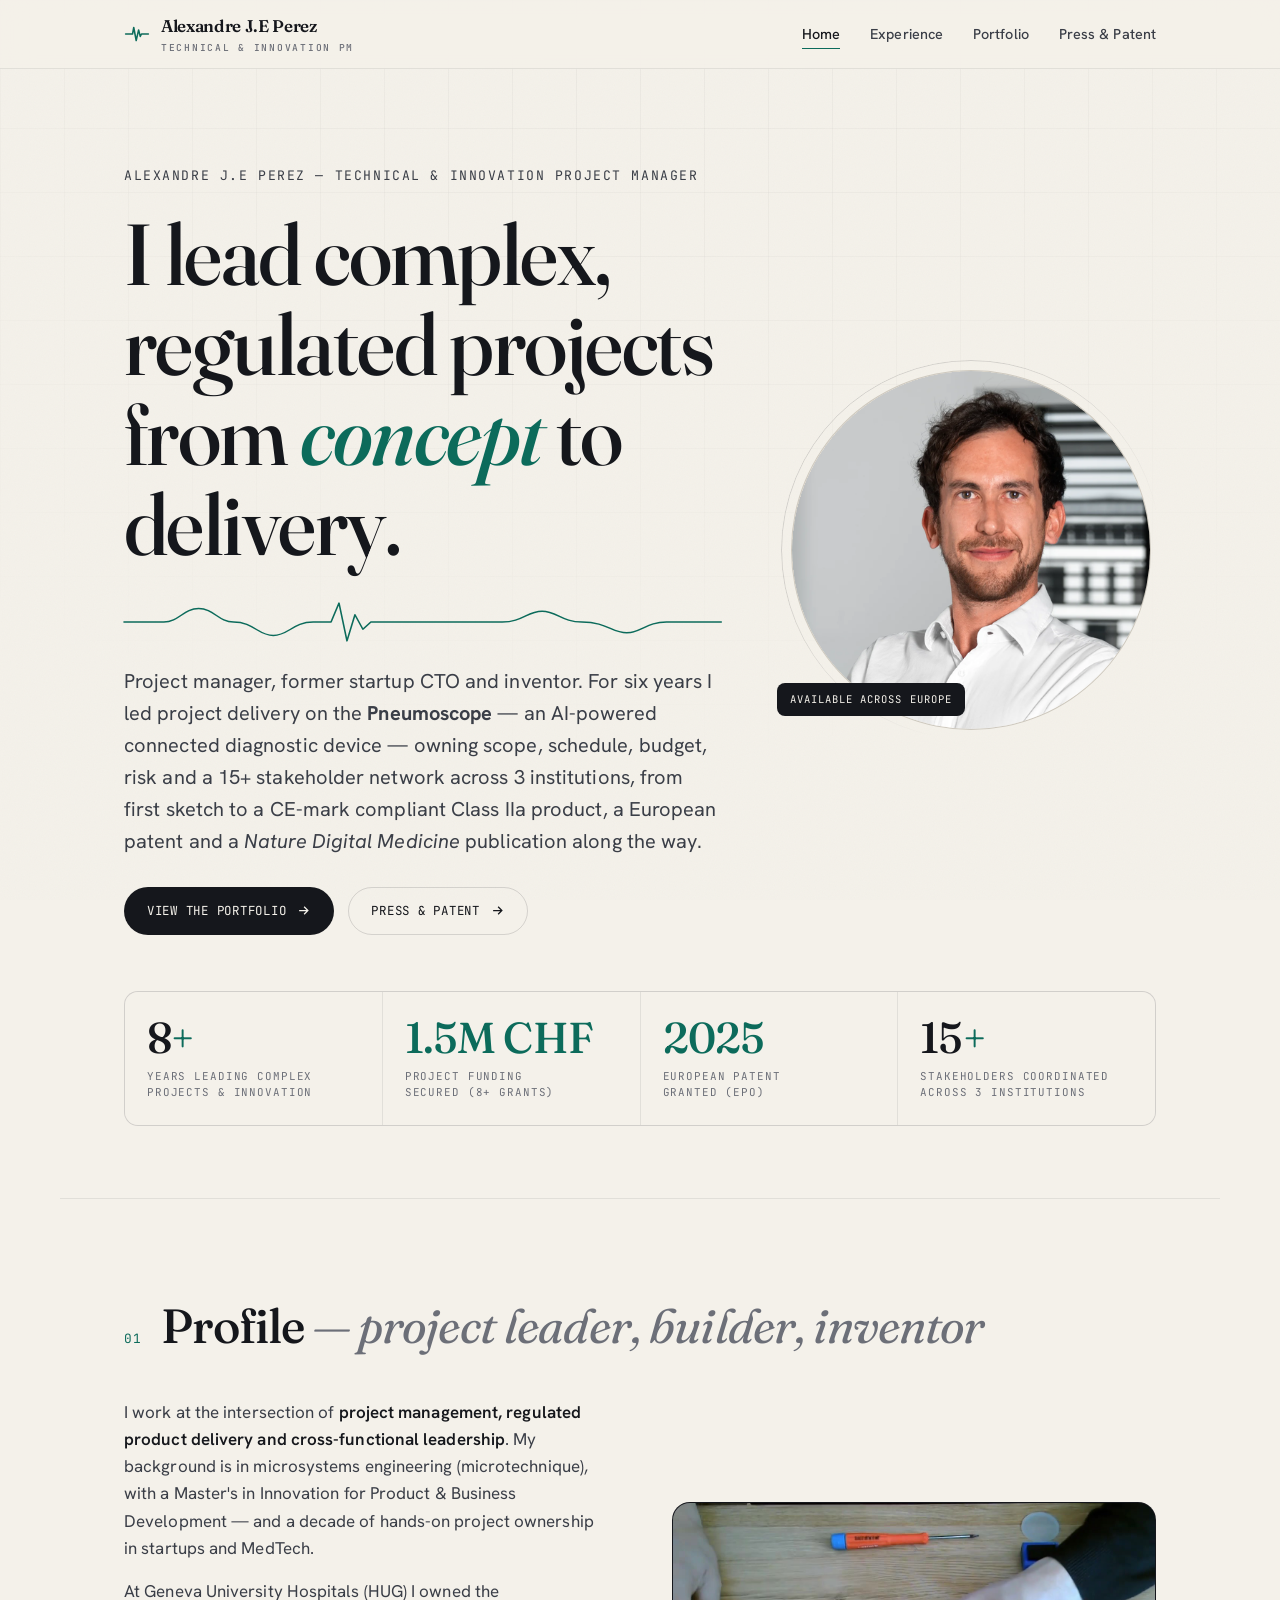
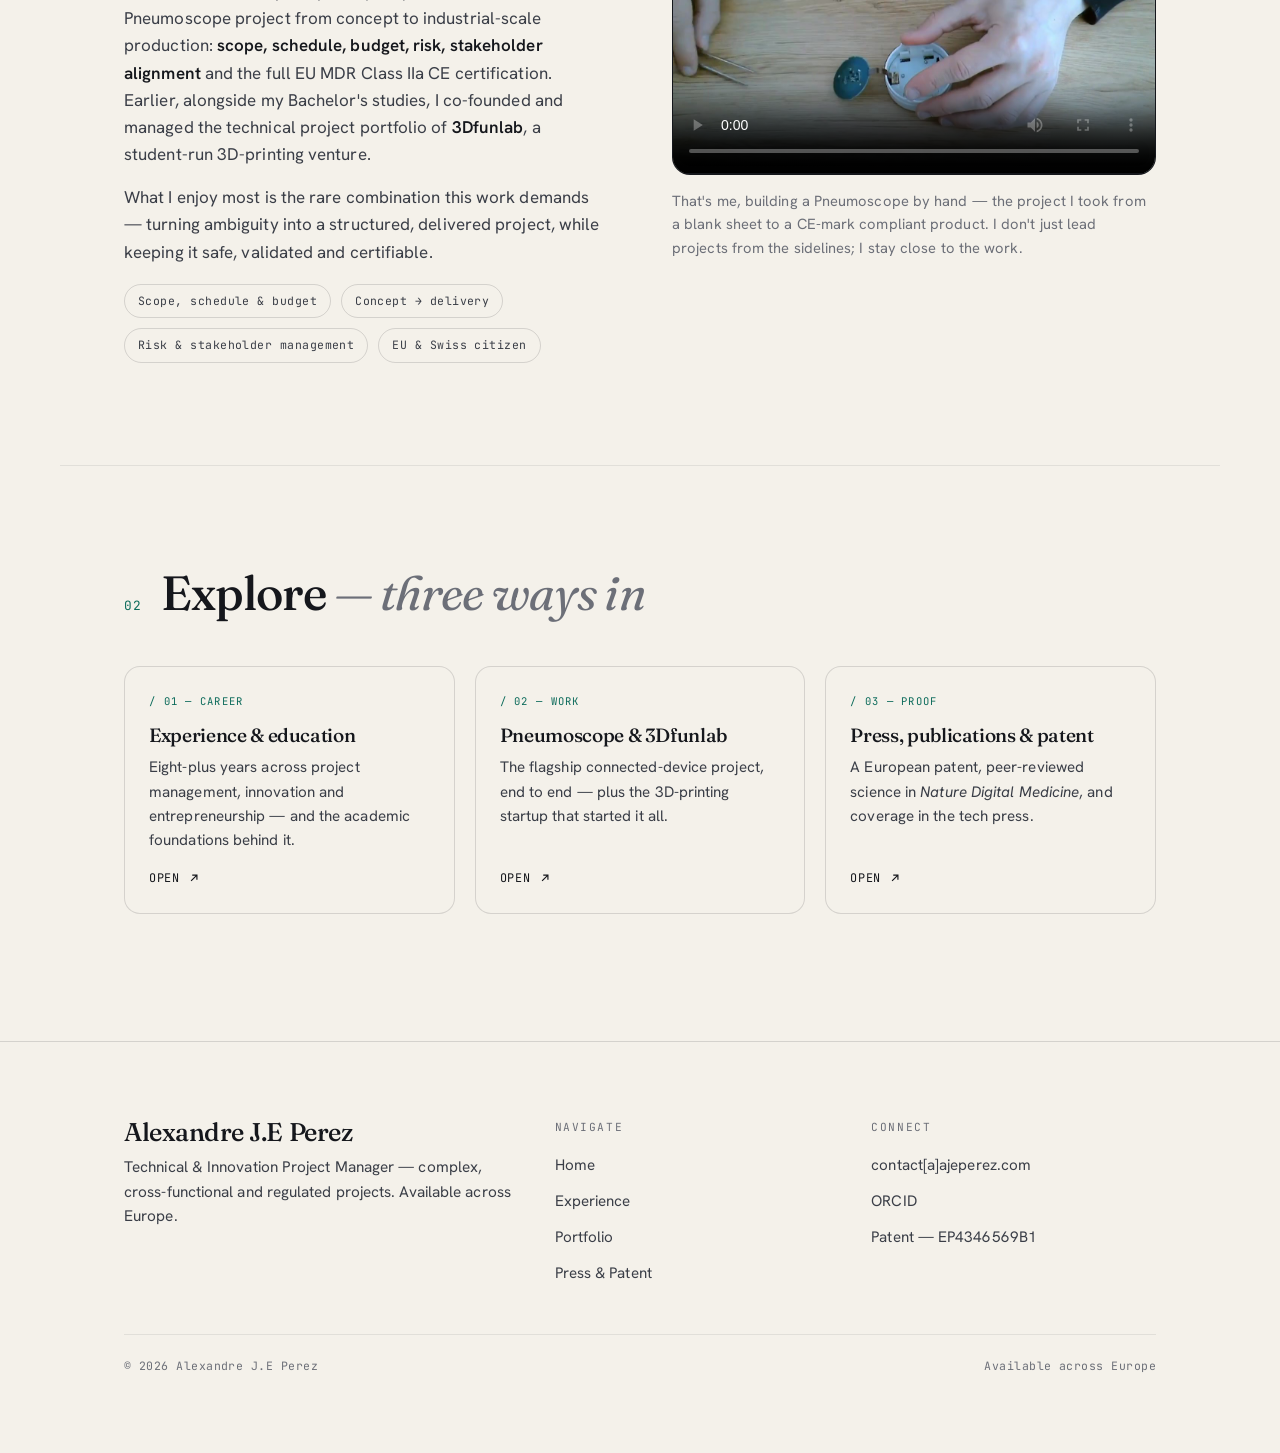
<file: index.html>
<!DOCTYPE html>
<html lang="en">
<head>
<meta charset="UTF-8" />
<meta name="viewport" content="width=device-width, initial-scale=1.0" />
<meta name="google-site-verification" content="-31vGXHYeUImx9YUoqMClb4hL9qNTQLB29gxYSEoE8c" />
<title>Alexandre J.E Perez — Technical & Innovation Project Manager, MedTech</title>
<meta name="description" content="Alexandre J.E Perez — Project Management & Innovation Leader. Leading complex, cross-functional and regulated projects from concept to delivery. Project lead of the Pneumoscope, an AI-powered connected diagnostic device." />
<link rel="icon" href="assets/favicon.svg" type="image/svg+xml" />
<link rel="stylesheet" href="assets/css/style.css" />
  <!-- SEO / social -->
  <link rel="canonical" href="https://ajeperez.com/" />
  <meta name="robots" content="index, follow, max-image-preview:large" />
  <meta property="og:type" content="website" />
  <meta property="og:site_name" content="Alexandre J.E Perez" />
  <meta property="og:locale" content="en_US" />
  <meta property="og:title" content="Alexandre J.E Perez — Technical &amp; Innovation Project Manager" />
  <meta property="og:description" content="Project Management &amp; Innovation Leader. Leading complex, cross-functional and regulated projects from concept to delivery. Project lead of the Pneumoscope, an AI-powered connected diagnostic device." />
  <meta property="og:url" content="https://ajeperez.com/" />
  <meta property="og:image" content="https://ajeperez.com/assets/img/og-image.png" />
  <meta property="og:image:width" content="1200" />
  <meta property="og:image:height" content="630" />
  <meta name="twitter:card" content="summary_large_image" />
  <meta name="twitter:title" content="Alexandre J.E Perez — Technical &amp; Innovation Project Manager" />
  <meta name="twitter:description" content="Project Management &amp; Innovation Leader. Leading complex, cross-functional and regulated projects from concept to delivery." />
  <meta name="twitter:image" content="https://ajeperez.com/assets/img/og-image.png" />
  <script type="application/ld+json">
  {"@context":"https://schema.org","@graph":[
    {"@type":"Person","name":"Alexandre J.E Perez","url":"https://ajeperez.com/","image":"https://ajeperez.com/assets/img/og-image.png","jobTitle":"Technical & Innovation Project Manager","description":"Technical and innovation project manager, microsystems engineer and former startup CTO — leading complex, cross-functional and regulated projects from concept to delivery.","address":{"@type":"PostalAddress","addressLocality":"Lausanne","addressCountry":"CH"},"knowsAbout":["Project Management","Cross-functional leadership","EU MDR","Connected medical devices","Risk & stakeholder management","Innovation & funding strategy"],"sameAs":["https://orcid.org/0000-0003-1454-4327"]},
    {"@type":"WebSite","name":"Alexandre J.E Perez","url":"https://ajeperez.com/"}
  ]}
  </script>
</head>
<body>

<header class="site-header">
  <nav class="nav wrap" aria-label="Primary">
    <a class="brand" href="index.html" aria-label="Alexandre J.E Perez — home">
      <svg class="mark" viewBox="0 0 32 32" aria-hidden="true"><path d="M2 16 H8 L10.5 16 L12 8 L15 24 L18 11 L20 19 L21.5 16 H30" fill="none" stroke="currentColor" stroke-width="1.9" stroke-linecap="round" stroke-linejoin="round"/></svg>
      <span>Alexandre J.E Perez<small>Technical &amp; Innovation PM</small></span>
    </a>
    <ul class="nav-links">
      <li><a href="index.html" class="active">Home</a></li>
      <li><a href="experience.html">Experience</a></li>
      <li><a href="portfolio.html">Portfolio</a></li>
      <li><a href="press.html">Press &amp; Patent</a></li>
    </ul>
    <button class="nav-toggle" aria-label="Menu" aria-expanded="false"><span></span><span></span><span></span></button>
  </nav>
</header>

<main>
  <!-- HERO -->
  <section class="hero wrap">
    <div class="hero-grid">
      <div class="hero-copy">
        <p class="role" data-load="1">Alexandre J.E Perez — Technical &amp; Innovation Project Manager</p>
        <h1 data-load="2">I lead complex, regulated projects from <em>concept</em> to delivery.</h1>
        <svg class="waveform" data-load="3" viewBox="0 0 600 60" preserveAspectRatio="none" aria-hidden="true">
          <path class="pulse" d="M0 30 C 20 30 30 30 40 30 C 55 30 60 15 75 15 C 90 15 95 30 110 30 C 130 30 135 45 150 45 C 165 45 170 30 190 30 L 208 30 L 216 9 L 224 51 L 232 22 L 240 38 L 248 30 L 380 30 C 400 30 405 18 420 18 C 435 18 440 30 460 30 C 485 30 490 42 505 42 C 520 42 525 30 545 30 L 600 30"/>
        </svg>
        <p class="lead" data-load="4">Project manager, former startup CTO and inventor. For six years I led project delivery on the <strong>Pneumoscope</strong> — an AI-powered connected diagnostic device — owning scope, schedule, budget, risk and a 15+ stakeholder network across 3 institutions, from first sketch to a CE-mark compliant Class&nbsp;IIa product, a European patent and a <em>Nature&nbsp;Digital&nbsp;Medicine</em> publication along the way.</p>
        <div class="hero-actions" data-load="5">
          <a class="btn btn-primary" href="portfolio.html">View the portfolio
            <svg viewBox="0 0 24 24" fill="none" stroke="currentColor" stroke-width="2"><path d="M5 12h14M13 6l6 6-6 6"/></svg></a>
          <a class="btn btn-ghost" href="press.html">Press &amp; Patent
            <svg viewBox="0 0 24 24" fill="none" stroke="currentColor" stroke-width="2"><path d="M5 12h14M13 6l6 6-6 6"/></svg></a>
        </div>
      </div>
      <div class="portrait" data-load="3">
        <img src="assets/img/portrait.png" alt="Portrait of Alexandre J.E Perez" width="500" height="500" />
        <span class="tag">Available across Europe</span>
      </div>
    </div>

    <div class="stats">
      <div class="stat" data-reveal data-delay="1"><div class="num">8<span>+</span></div><div class="lbl">Years leading complex<br>projects &amp; innovation</div></div>
      <div class="stat" data-reveal data-delay="2"><div class="num"><a href="https://www.hug.ch/centre-innovation/pneumoscope-stethoscope-numerique-intelligent" target="_blank" rel="noopener">1.5M <span>CHF</span></a></div><div class="lbl">Project funding<br>secured (8+ grants)</div></div>
      <div class="stat" data-reveal data-delay="3"><div class="num"><a href="https://patents.google.com/patent/EP4346569B1" target="_blank" rel="noopener">2025</a></div><div class="lbl">European patent<br>granted (EPO)</div></div>
      <div class="stat" data-reveal data-delay="4"><div class="num">15<span>+</span></div><div class="lbl">Stakeholders coordinated<br>across 3 institutions</div></div>
    </div>
  </section>

  <!-- ABOUT -->
  <section class="section wrap" id="about">
    <div class="section-head" data-reveal>
      <span class="idx">01</span>
      <h2>Profile<span class="sub"> — project leader, builder, inventor</span></h2>
    </div>
    <div class="split">
      <div class="prose" data-reveal>
        <p>I work at the intersection of <strong>project management, regulated product delivery and cross-functional leadership</strong>. My background is in microsystems engineering (microtechnique), with a Master's in Innovation for Product &amp; Business Development — and a decade of hands-on project ownership in startups and MedTech.</p>
        <p>At Geneva University Hospitals (HUG) I owned the Pneumoscope project from concept to industrial-scale production: <strong>scope, schedule, budget, risk, stakeholder alignment</strong> and the full EU&nbsp;MDR Class&nbsp;IIa CE certification. Earlier, alongside my Bachelor's studies, I co-founded and managed the technical project portfolio of <strong>3Dfunlab</strong>, a student-run 3D-printing venture.</p>
        <p>What I enjoy most is the rare combination this work demands — turning ambiguity into a structured, delivered project, while keeping it safe, validated and certifiable.</p>
        <div class="kpis">
          <span class="kpi">Scope, schedule &amp; budget</span>
          <span class="kpi">Concept → delivery</span>
          <span class="kpi">Risk &amp; stakeholder management</span>
          <span class="kpi">EU &amp; Swiss citizen</span>
        </div>
      </div>
      <div data-reveal data-delay="1">
        <div class="video video-local">
          <video controls preload="metadata" poster="assets/img/pneumoscope-build-poster.jpg" playsinline>
            <source src="assets/video/pneumoscope-building.mp4" type="video/mp4" />
            Your browser can't play this video. <a href="assets/video/pneumoscope-building.mp4">Download it</a>.
          </video>
        </div>
        <p class="lead" style="font-size:.92rem;margin-top:14px;color:var(--ink-soft)">That's me, building a Pneumoscope by hand — the project I took from a blank sheet to a CE-mark compliant product. I don't just lead projects from the sidelines; I stay close to the work.</p>
      </div>
    </div>
  </section>

  <!-- EXPLORE -->
  <section class="section wrap">
    <div class="section-head" data-reveal>
      <span class="idx">02</span>
      <h2>Explore<span class="sub"> — three ways in</span></h2>
    </div>
    <div class="grid grid-3">
      <a class="card" href="experience.html" data-reveal data-delay="1">
        <span class="kind">/ 01 — Career</span>
        <h3>Experience &amp; education</h3>
        <p>Eight-plus years across project management, innovation and entrepreneurship — and the academic foundations behind it.</p>
        <span class="open">Open<svg viewBox="0 0 24 24" fill="none" stroke="currentColor" stroke-width="2"><path d="M7 17L17 7M9 7h8v8"/></svg></span>
      </a>
      <a class="card" href="portfolio.html" data-reveal data-delay="2">
        <span class="kind">/ 02 — Work</span>
        <h3>Pneumoscope &amp; 3Dfunlab</h3>
        <p>The flagship connected-device project, end to end — plus the 3D-printing startup that started it all.</p>
        <span class="open">Open<svg viewBox="0 0 24 24" fill="none" stroke="currentColor" stroke-width="2"><path d="M7 17L17 7M9 7h8v8"/></svg></span>
      </a>
      <a class="card" href="press.html" data-reveal data-delay="3">
        <span class="kind">/ 03 — Proof</span>
        <h3>Press, publications &amp; patent</h3>
        <p>A European patent, peer-reviewed science in <em>Nature&nbsp;Digital&nbsp;Medicine</em>, and coverage in the tech press.</p>
        <span class="open">Open<svg viewBox="0 0 24 24" fill="none" stroke="currentColor" stroke-width="2"><path d="M7 17L17 7M9 7h8v8"/></svg></span>
      </a>
    </div>
  </section>
</main>

<footer class="site-footer">
  <div class="wrap">
    <div class="footer-grid">
      <div>
        <h4>Alexandre J.E Perez</h4>
        <p class="lead" style="font-size:.96rem;color:var(--ink-2)">Technical &amp; Innovation Project Manager — complex, cross-functional and regulated projects. Available across Europe.</p>
      </div>
      <div>
        <p class="col-title">Navigate</p>
        <ul>
          <li><a href="index.html">Home</a></li>
          <li><a href="experience.html">Experience</a></li>
          <li><a href="portfolio.html">Portfolio</a></li>
          <li><a href="press.html">Press &amp; Patent</a></li>
        </ul>
      </div>
      <div>
        <p class="col-title">Connect</p>
        <ul>
          <li><a href="index.html">contact[a]ajeperez.com</a></li>
          <li><a href="https://orcid.org/0000-0003-1454-4327" target="_blank" rel="noopener">ORCID</a></li>
          <li><a href="https://patents.google.com/patent/EP4346569B1" target="_blank" rel="noopener">Patent — EP4346569B1</a></li>
        </ul>
      </div>
    </div>
    <div class="footer-bottom">
      <span>© <span data-year>2026</span> Alexandre J.E Perez</span>
      <span>Available across Europe</span>
    </div>
  </div>
</footer>

<script src="assets/js/main.js"></script>
    <!-- Analytics: GoatCounter (privacy-friendly, cookieless). Replace "ajeperez" with your GoatCounter code if you choose a different one. -->
    <script data-goatcounter="https://ajeperez.goatcounter.com/count" async src="//gc.zgo.at/count.js"></script>
  </body>
</html>
</file>
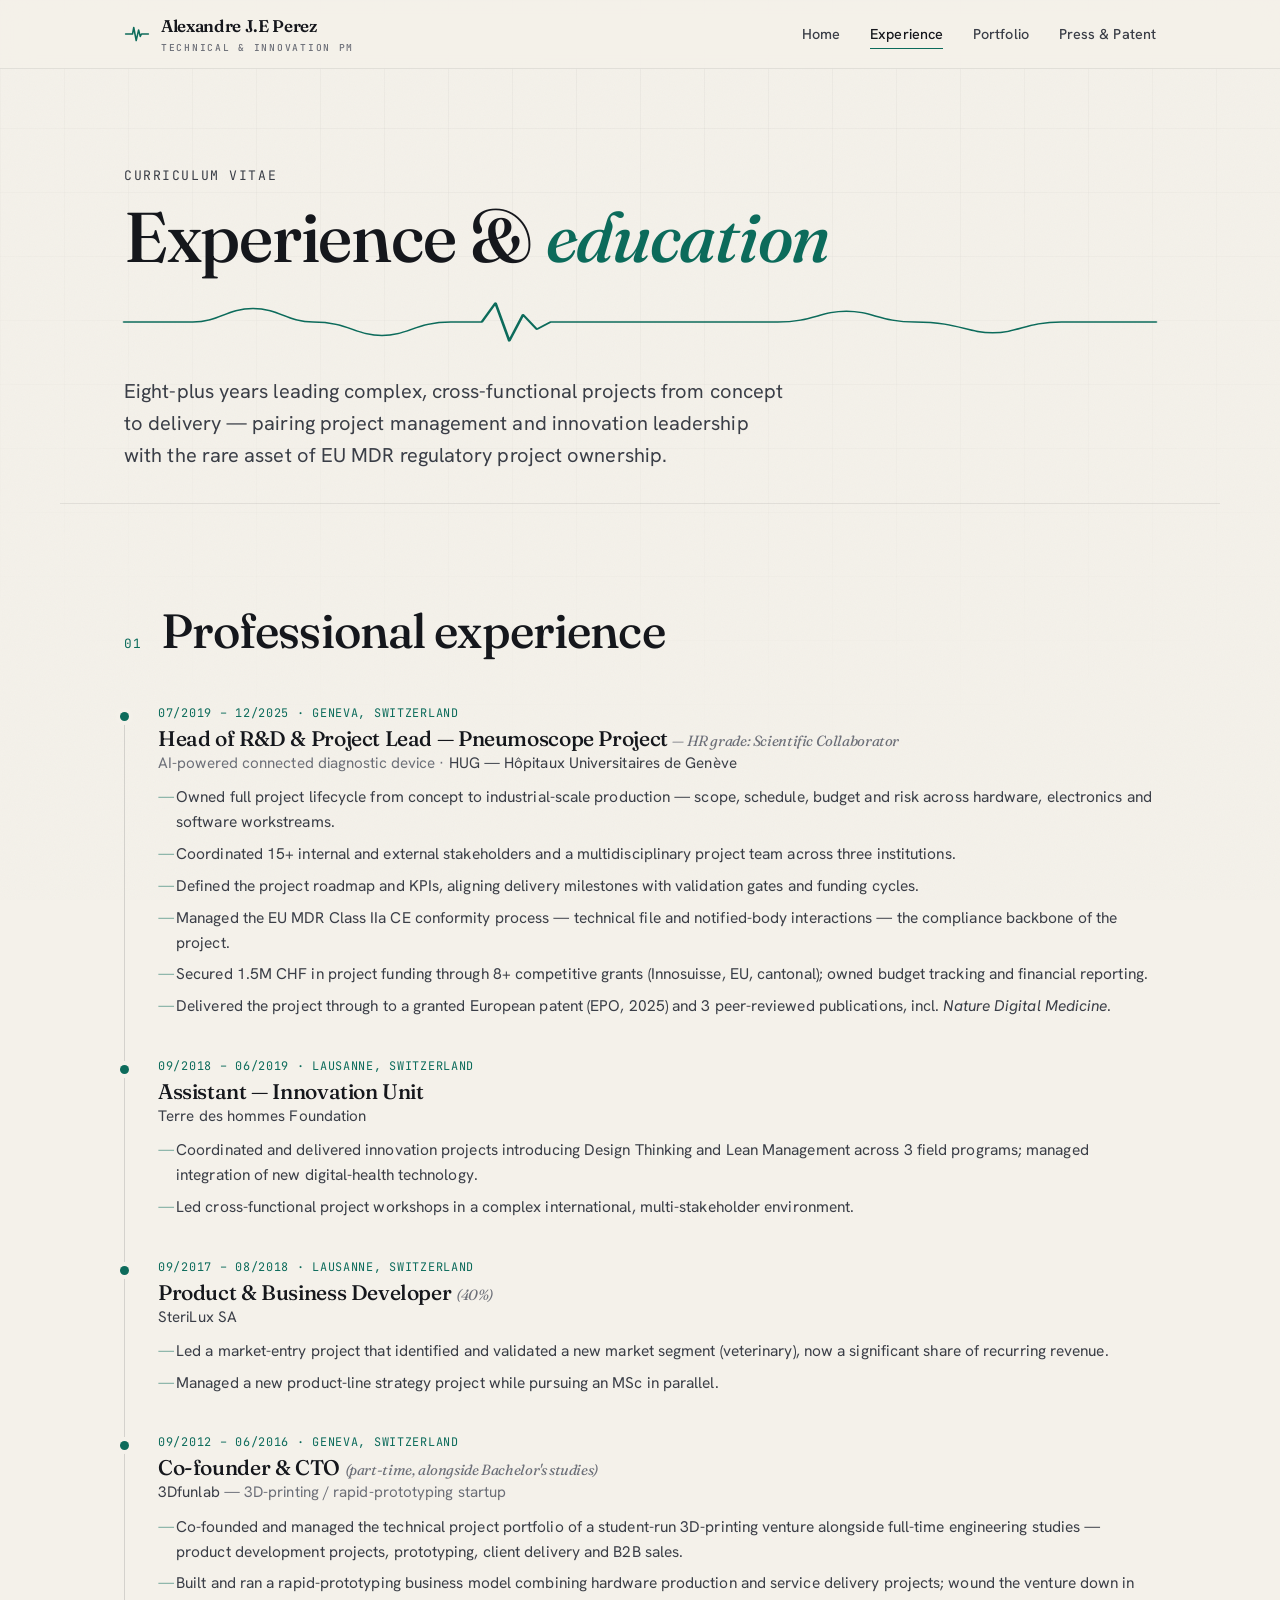
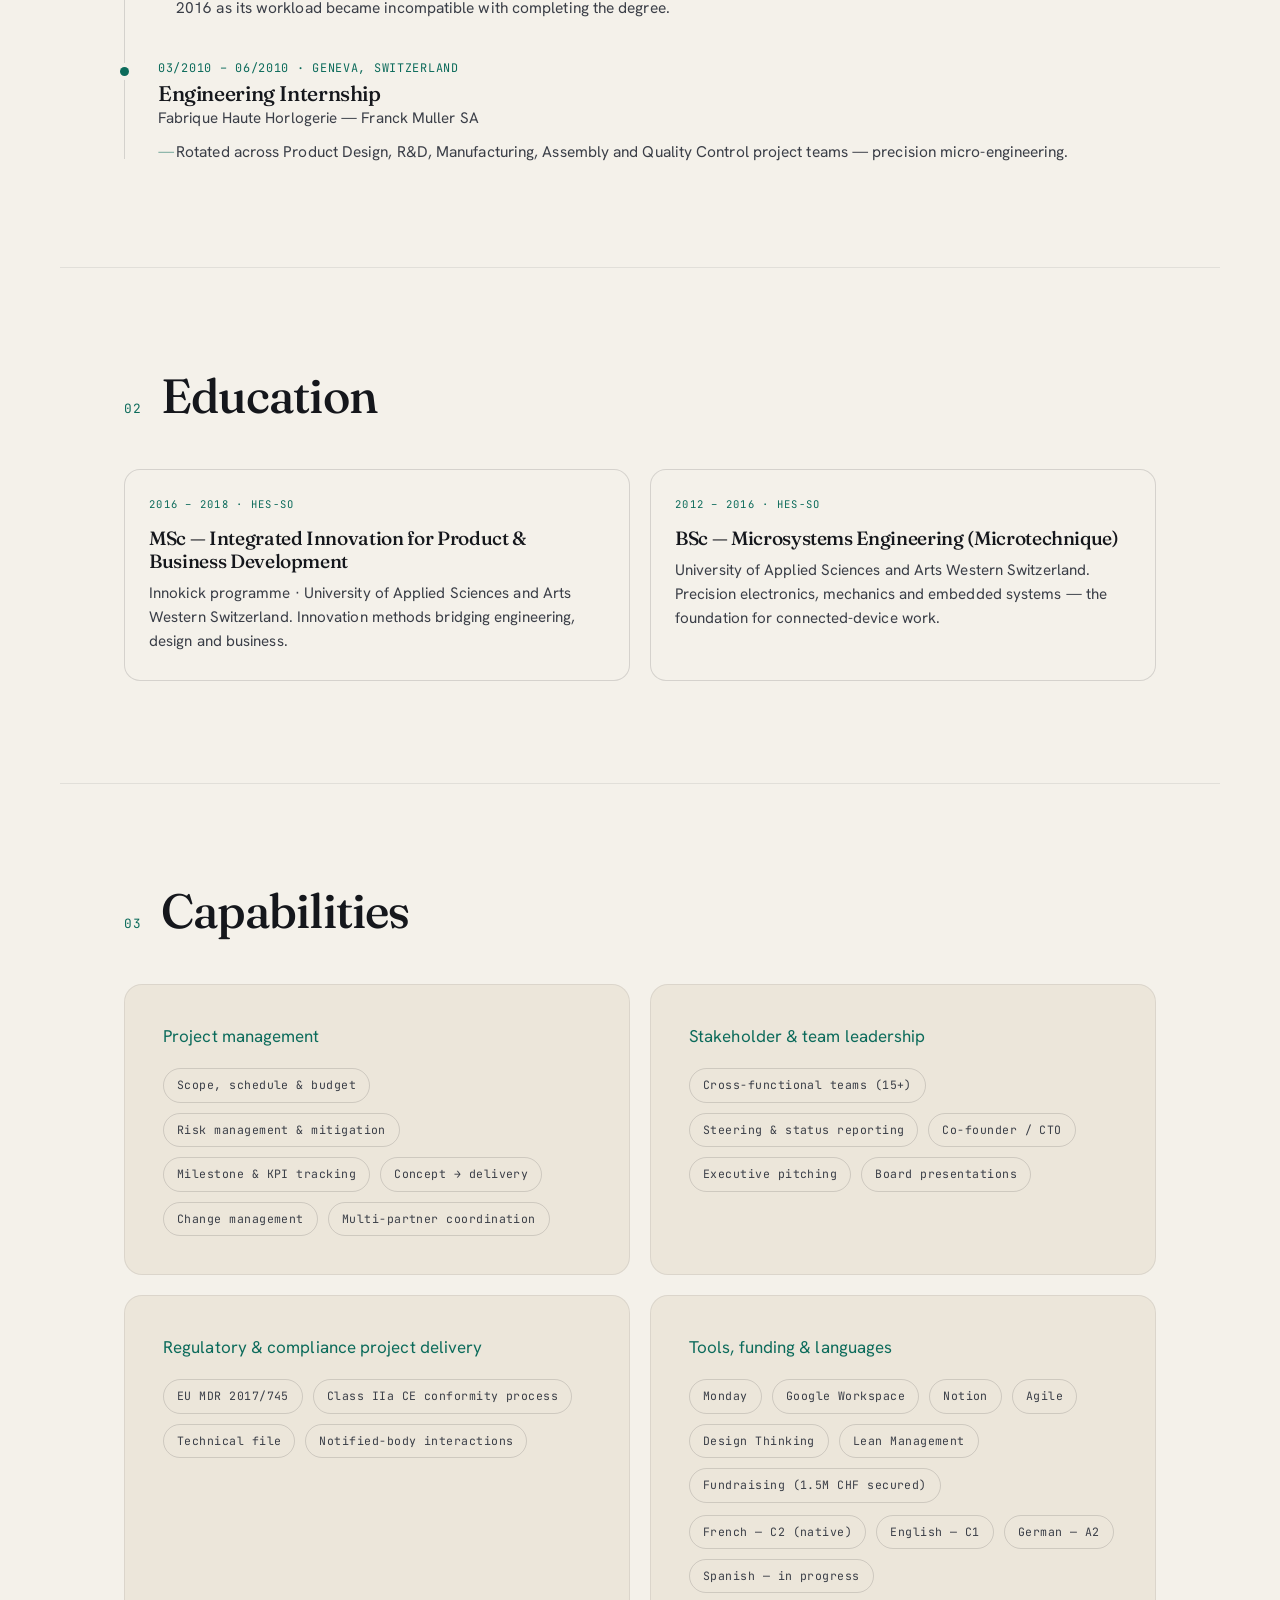
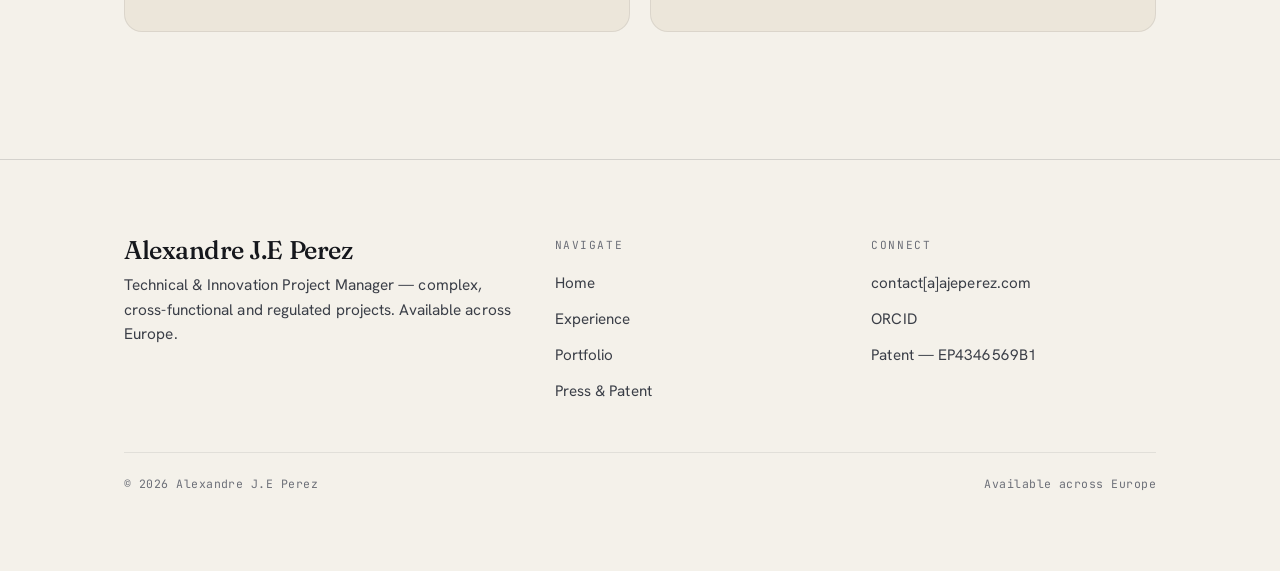
<file: experience.html>
<!DOCTYPE html>
<html lang="en">
<head>
<meta charset="UTF-8" />
<meta name="viewport" content="width=device-width, initial-scale=1.0" />
<title>Experience &amp; Education — Alexandre J.E Perez, Project Management &amp; Innovation</title>
<meta name="description" content="Professional experience and education of Alexandre J.E Perez — Technical &amp; Innovation Project Manager, cross-functional and regulated project delivery (EU MDR)." />
<link rel="icon" href="assets/favicon.svg" type="image/svg+xml" />
<link rel="stylesheet" href="assets/css/style.css" />
  <!-- SEO / social -->
  <link rel="canonical" href="https://ajeperez.com/experience.html" />
  <meta name="robots" content="index, follow, max-image-preview:large" />
  <meta property="og:type" content="website" />
  <meta property="og:site_name" content="Alexandre J.E Perez" />
  <meta property="og:locale" content="en_US" />
  <meta property="og:title" content="Experience &amp; Education — Alexandre J.E Perez" />
  <meta property="og:description" content="Professional experience and education — Technical &amp; Innovation Project Manager, cross-functional and regulated project delivery (EU MDR)." />
  <meta property="og:url" content="https://ajeperez.com/experience.html" />
  <meta property="og:image" content="https://ajeperez.com/assets/img/og-image.png" />
  <meta property="og:image:width" content="1200" />
  <meta property="og:image:height" content="630" />
  <meta name="twitter:card" content="summary_large_image" />
  <meta name="twitter:title" content="Experience &amp; Education — Alexandre J.E Perez" />
  <meta name="twitter:description" content="Professional experience and education — Technical &amp; Innovation Project Manager, cross-functional and regulated project delivery (EU MDR)." />
  <meta name="twitter:image" content="https://ajeperez.com/assets/img/og-image.png" />
</head>
<body>

<header class="site-header">
  <nav class="nav wrap" aria-label="Primary">
    <a class="brand" href="index.html" aria-label="Alexandre J.E Perez — home">
      <svg class="mark" viewBox="0 0 32 32" aria-hidden="true"><path d="M2 16 H8 L10.5 16 L12 8 L15 24 L18 11 L20 19 L21.5 16 H30" fill="none" stroke="currentColor" stroke-width="1.9" stroke-linecap="round" stroke-linejoin="round"/></svg>
      <span>Alexandre J.E Perez<small>Technical &amp; Innovation PM</small></span>
    </a>
    <ul class="nav-links">
      <li><a href="index.html">Home</a></li>
      <li><a href="experience.html" class="active">Experience</a></li>
      <li><a href="portfolio.html">Portfolio</a></li>
      <li><a href="press.html">Press &amp; Patent</a></li>
    </ul>
    <button class="nav-toggle" aria-label="Menu" aria-expanded="false"><span></span><span></span><span></span></button>
  </nav>
</header>

<main>
  <section class="hero wrap" style="padding-bottom:clamp(20px,3vw,32px)">
    <p class="role" data-load="1">Curriculum Vitae</p>
    <h1 data-load="2" style="font-size:clamp(2.4rem,6vw,4.4rem);margin-top:.2em">Experience &amp; <em>education</em></h1>
    <svg class="waveform" data-load="3" viewBox="0 0 600 60" preserveAspectRatio="none" aria-hidden="true">
      <path class="pulse" d="M0 30 C 20 30 30 30 40 30 C 55 30 60 15 75 15 C 90 15 95 30 110 30 C 130 30 135 45 150 45 C 165 45 170 30 190 30 L 208 30 L 216 9 L 224 51 L 232 22 L 240 38 L 248 30 L 380 30 C 400 30 405 18 420 18 C 435 18 440 30 460 30 C 485 30 490 42 505 42 C 520 42 525 30 545 30 L 600 30"/>
    </svg>
    <p class="lead" data-load="4" style="margin-top:18px">Eight-plus years leading complex, cross-functional projects from concept to delivery — pairing project management and innovation leadership with the rare asset of EU&nbsp;MDR regulatory project ownership.</p>
  </section>

  <!-- EXPERIENCE -->
  <section class="section wrap">
    <div class="section-head" data-reveal>
      <span class="idx">01</span>
      <h2>Professional experience</h2>
    </div>
    <div class="timeline">
      <article class="t-item" data-reveal>
        <p class="t-when">07/2019 – 12/2025 · Geneva, Switzerland</p>
        <h3 class="t-role">Head of R&amp;D &amp; Project Lead — Pneumoscope Project <small style="font-weight:400;font-style:italic;color:var(--ink-soft);font-size:.7em">— HR grade: Scientific Collaborator</small></h3>
        <p class="t-org">AI-powered connected diagnostic device · <span class="place">HUG — Hôpitaux Universitaires de Genève</span></p>
        <ul>
          <li>Owned full project lifecycle from concept to industrial-scale production — scope, schedule, budget and risk across hardware, electronics and software workstreams.</li>
          <li>Coordinated 15+ internal and external stakeholders and a multidisciplinary project team across three institutions.</li>
          <li>Defined the project roadmap and KPIs, aligning delivery milestones with validation gates and funding cycles.</li>
          <li>Managed the EU&nbsp;MDR Class&nbsp;IIa CE conformity process — technical file and notified-body interactions — the compliance backbone of the project.</li>
          <li>Secured 1.5M&nbsp;CHF in project funding through 8+ competitive grants (Innosuisse, EU, cantonal); owned budget tracking and financial reporting.</li>
          <li>Delivered the project through to a granted European patent (EPO, 2025) and 3 peer-reviewed publications, incl. <em>Nature&nbsp;Digital&nbsp;Medicine</em>.</li>
        </ul>
      </article>
      <article class="t-item" data-reveal>
        <p class="t-when">09/2018 – 06/2019 · Lausanne, Switzerland</p>
        <h3 class="t-role">Assistant — Innovation Unit</h3>
        <p class="t-org"><span class="place">Terre des hommes Foundation</span></p>
        <ul>
          <li>Coordinated and delivered innovation projects introducing Design Thinking and Lean Management across 3 field programs; managed integration of new digital-health technology.</li>
          <li>Led cross-functional project workshops in a complex international, multi-stakeholder environment.</li>
        </ul>
      </article>
      <article class="t-item" data-reveal>
        <p class="t-when">09/2017 – 08/2018 · Lausanne, Switzerland</p>
        <h3 class="t-role">Product &amp; Business Developer <small style="font-weight:400;font-style:italic;color:var(--ink-soft);font-size:.7em">(40%)</small></h3>
        <p class="t-org"><span class="place">SteriLux SA</span></p>
        <ul>
          <li>Led a market-entry project that identified and validated a new market segment (veterinary), now a significant share of recurring revenue.</li>
          <li>Managed a new product-line strategy project while pursuing an MSc in parallel.</li>
        </ul>
      </article>
      <article class="t-item" data-reveal>
        <p class="t-when">09/2012 – 06/2016 · Geneva, Switzerland</p>
        <h3 class="t-role">Co-founder &amp; CTO <small style="font-weight:400;font-style:italic;color:var(--ink-soft);font-size:.7em">(part-time, alongside Bachelor's studies)</small></h3>
        <p class="t-org"><span class="place">3Dfunlab</span> — 3D-printing / rapid-prototyping startup</p>
        <ul>
          <li>Co-founded and managed the technical project portfolio of a student-run 3D-printing venture alongside full-time engineering studies — product development projects, prototyping, client delivery and B2B sales.</li>
          <li>Built and ran a rapid-prototyping business model combining hardware production and service delivery projects; wound the venture down in 2016 as its workload became incompatible with completing the degree.</li>
        </ul>
      </article>
      <article class="t-item" data-reveal>
        <p class="t-when">03/2010 – 06/2010 · Geneva, Switzerland</p>
        <h3 class="t-role">Engineering Internship</h3>
        <p class="t-org"><span class="place">Fabrique Haute Horlogerie — Franck Muller SA</span></p>
        <ul>
          <li>Rotated across Product Design, R&amp;D, Manufacturing, Assembly and Quality Control project teams — precision micro-engineering.</li>
        </ul>
      </article>
    </div>
  </section>

  <!-- EDUCATION -->
  <section class="section wrap">
    <div class="section-head" data-reveal>
      <span class="idx">02</span>
      <h2>Education</h2>
    </div>
    <div class="grid grid-2">
      <div class="card" data-reveal data-delay="1">
        <span class="kind">2016 – 2018 · HES-SO</span>
        <h3>MSc — Integrated Innovation for Product &amp; Business Development</h3>
        <p>Innokick programme · University of Applied Sciences and Arts Western Switzerland. Innovation methods bridging engineering, design and business.</p>
      </div>
      <div class="card" data-reveal data-delay="2">
        <span class="kind">2012 – 2016 · HES-SO</span>
        <h3>BSc — Microsystems Engineering (Microtechnique)</h3>
        <p>University of Applied Sciences and Arts Western Switzerland. Precision electronics, mechanics and embedded systems — the foundation for connected-device work.</p>
      </div>
    </div>
  </section>

  <!-- CAPABILITIES -->
  <section class="section wrap">
    <div class="section-head" data-reveal>
      <span class="idx">03</span>
      <h2>Capabilities</h2>
    </div>
    <div class="grid grid-2">
      <div class="panel" data-reveal data-delay="1">
        <p class="col-title" style="color:var(--accent)">Project management</p>
        <div class="kpis">
          <span class="kpi">Scope, schedule &amp; budget</span>
          <span class="kpi">Risk management &amp; mitigation</span>
          <span class="kpi">Milestone &amp; KPI tracking</span>
          <span class="kpi">Concept → delivery</span>
          <span class="kpi">Change management</span>
          <span class="kpi">Multi-partner coordination</span>
        </div>
      </div>
      <div class="panel" data-reveal data-delay="2">
        <p class="col-title" style="color:var(--accent)">Stakeholder &amp; team leadership</p>
        <div class="kpis">
          <span class="kpi">Cross-functional teams (15+)</span>
          <span class="kpi">Steering &amp; status reporting</span>
          <span class="kpi">Co-founder / CTO</span>
          <span class="kpi">Executive pitching</span>
          <span class="kpi">Board presentations</span>
        </div>
      </div>
      <div class="panel" data-reveal data-delay="1">
        <p class="col-title" style="color:var(--accent)">Regulatory &amp; compliance project delivery</p>
        <div class="kpis">
          <span class="kpi">EU MDR 2017/745</span>
          <span class="kpi">Class IIa CE conformity process</span>
          <span class="kpi">Technical file</span>
          <span class="kpi">Notified-body interactions</span>
        </div>
      </div>
      <div class="panel" data-reveal data-delay="2">
        <p class="col-title" style="color:var(--accent)">Tools, funding &amp; languages</p>
        <div class="kpis">
          <span class="kpi">Monday</span>
          <span class="kpi">Google Workspace</span>
          <span class="kpi">Notion</span>
          <span class="kpi">Agile</span>
          <span class="kpi">Design Thinking</span>
          <span class="kpi">Lean Management</span>
          <span class="kpi">Fundraising (1.5M CHF secured)</span>
        </div>
        <div class="kpis" style="margin-top:12px">
          <span class="kpi">French — C2 (native)</span>
          <span class="kpi">English — C1</span>
          <span class="kpi">German — A2</span>
          <span class="kpi">Spanish — in progress</span>
        </div>
      </div>
    </div>
  </section>
</main>

<footer class="site-footer">
  <div class="wrap">
    <div class="footer-grid">
      <div>
        <h4>Alexandre J.E Perez</h4>
        <p class="lead" style="font-size:.96rem;color:var(--ink-2)">Technical &amp; Innovation Project Manager — complex, cross-functional and regulated projects. Available across Europe.</p>
      </div>
      <div>
        <p class="col-title">Navigate</p>
        <ul>
          <li><a href="index.html">Home</a></li>
          <li><a href="experience.html">Experience</a></li>
          <li><a href="portfolio.html">Portfolio</a></li>
          <li><a href="press.html">Press &amp; Patent</a></li>
        </ul>
      </div>
      <div>
        <p class="col-title">Connect</p>
        <ul>
          <li><a href="index.html">contact[a]ajeperez.com</a></li>
          <li><a href="https://orcid.org/0000-0003-1454-4327" target="_blank" rel="noopener">ORCID</a></li>
          <li><a href="https://patents.google.com/patent/EP4346569B1" target="_blank" rel="noopener">Patent — EP4346569B1</a></li>
        </ul>
      </div>
    </div>
    <div class="footer-bottom">
      <span>© <span data-year>2026</span> Alexandre J.E Perez</span>
      <span>Available across Europe</span>
    </div>
  </div>
</footer>

<script src="assets/js/main.js"></script>
    <!-- Analytics: GoatCounter (privacy-friendly, cookieless). Replace "ajeperez" with your GoatCounter code if you choose a different one. -->
    <script data-goatcounter="https://ajeperez.goatcounter.com/count" async src="//gc.zgo.at/count.js"></script>
  </body>
</html>
</file>
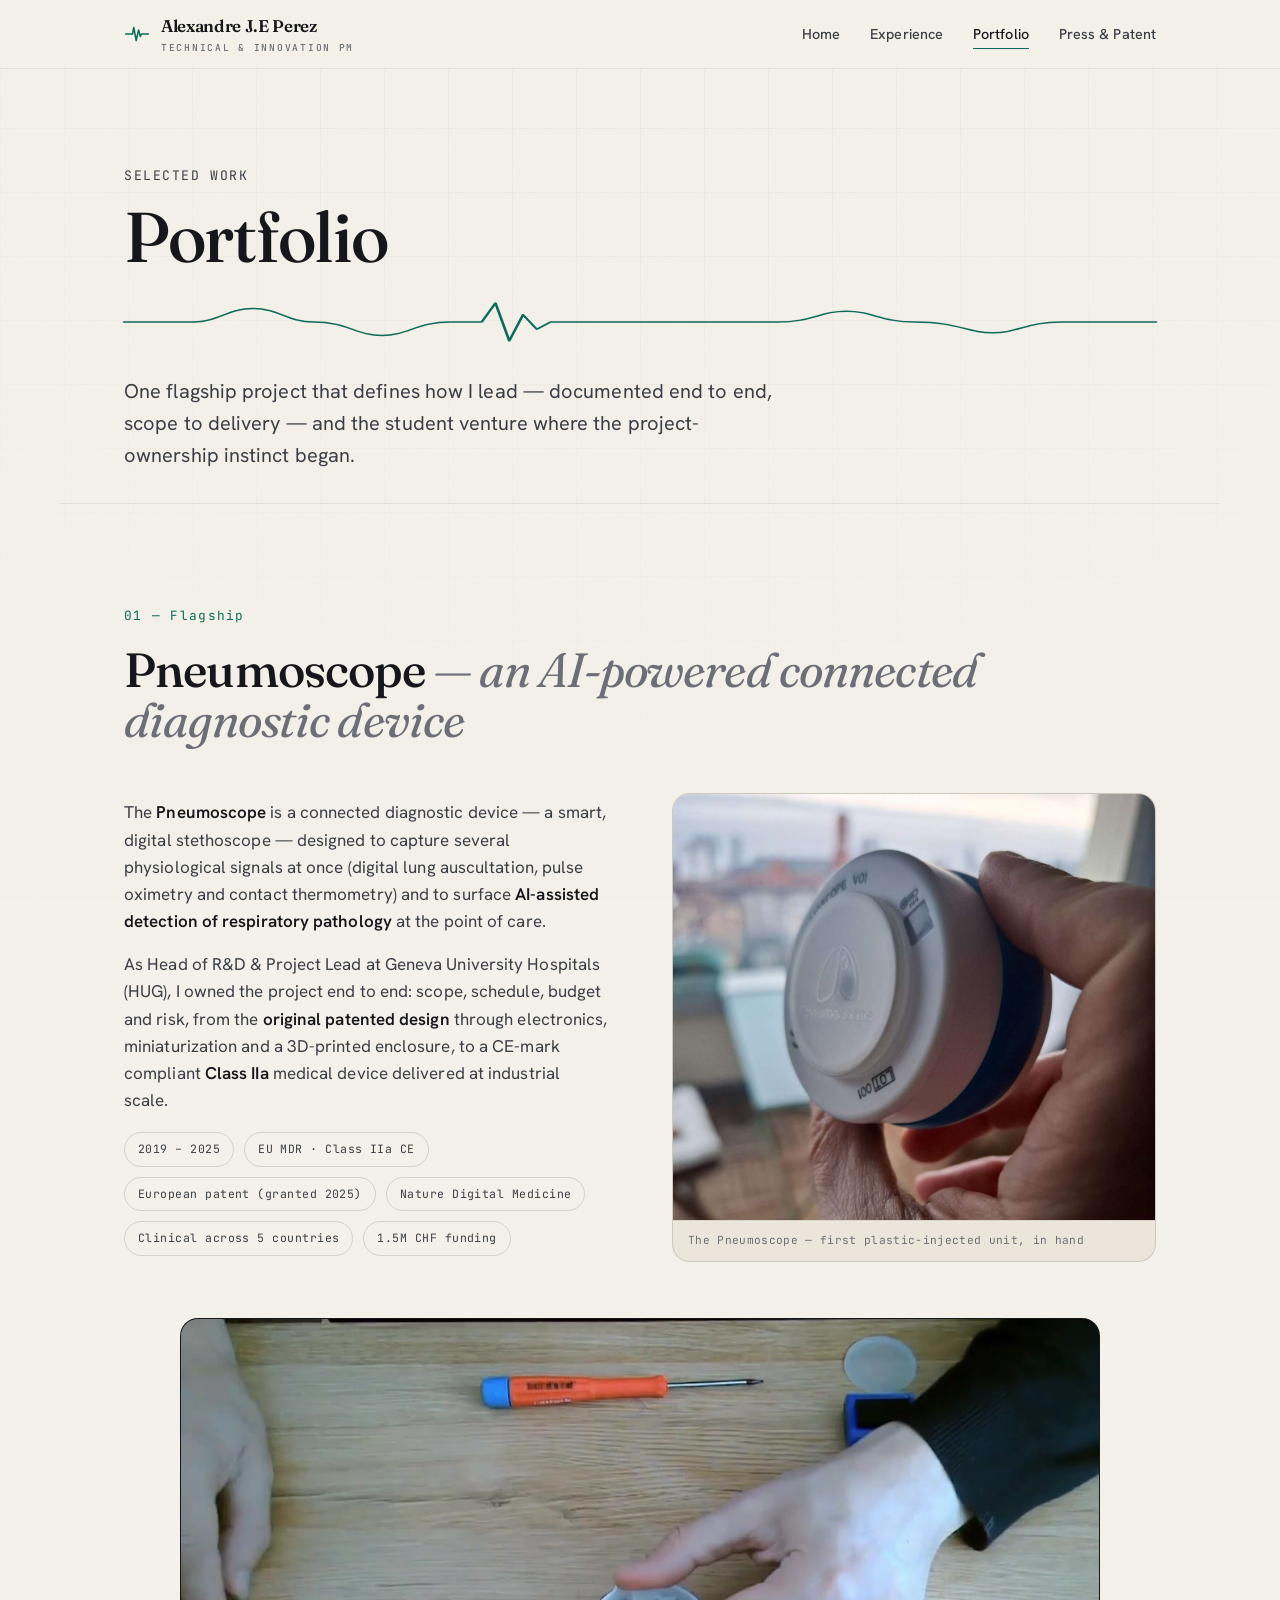
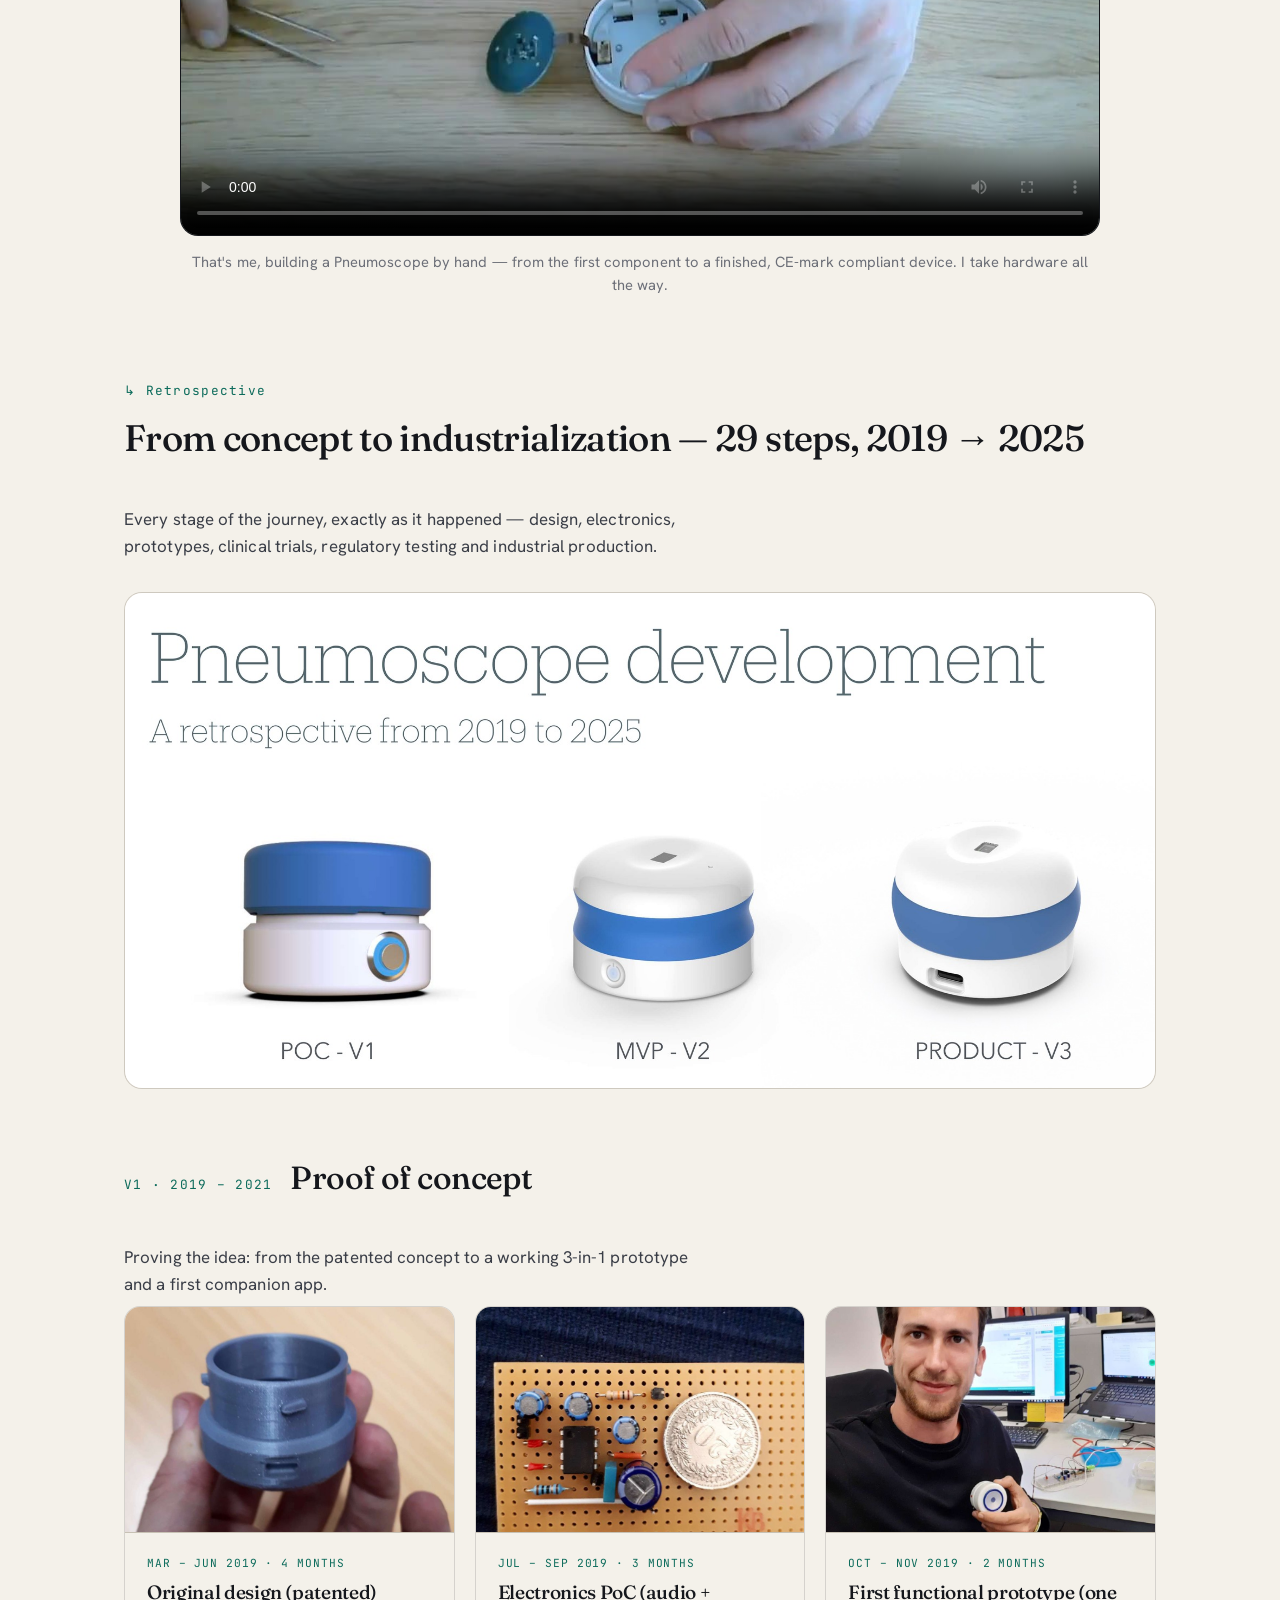
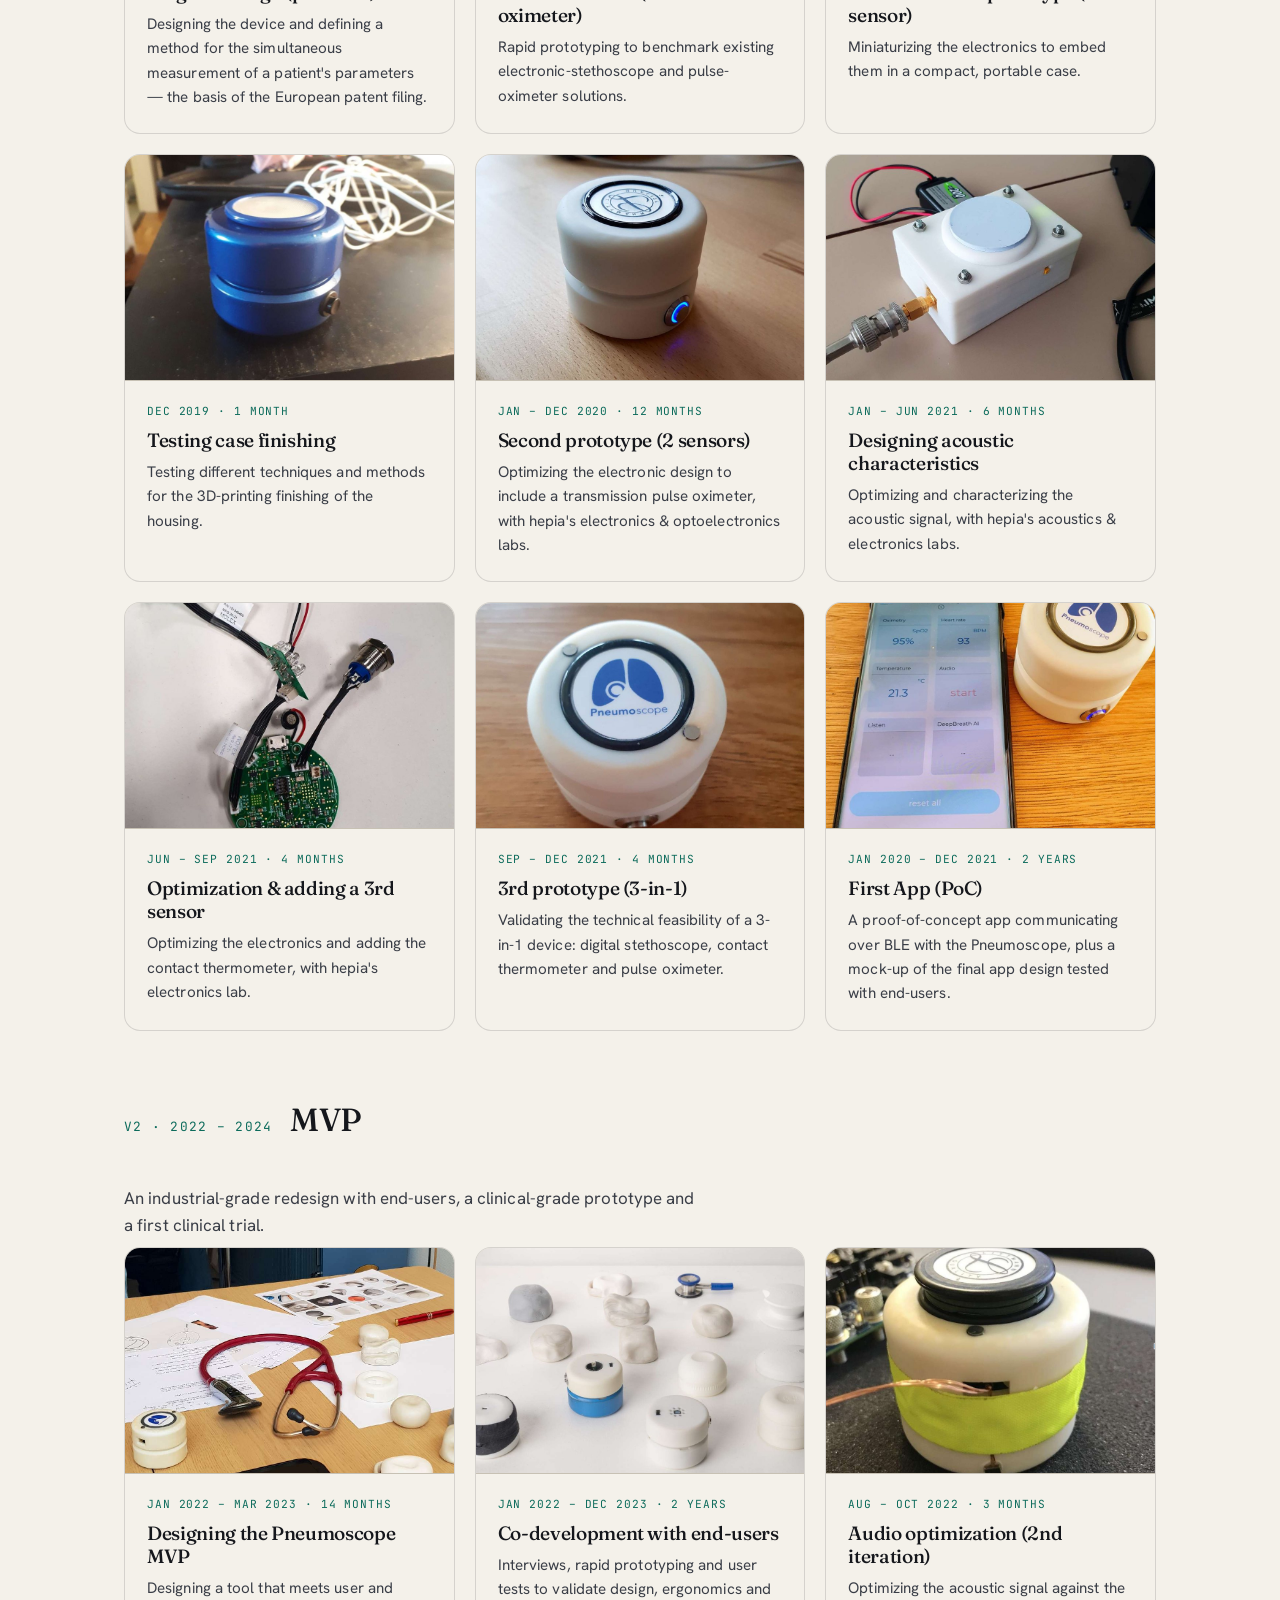
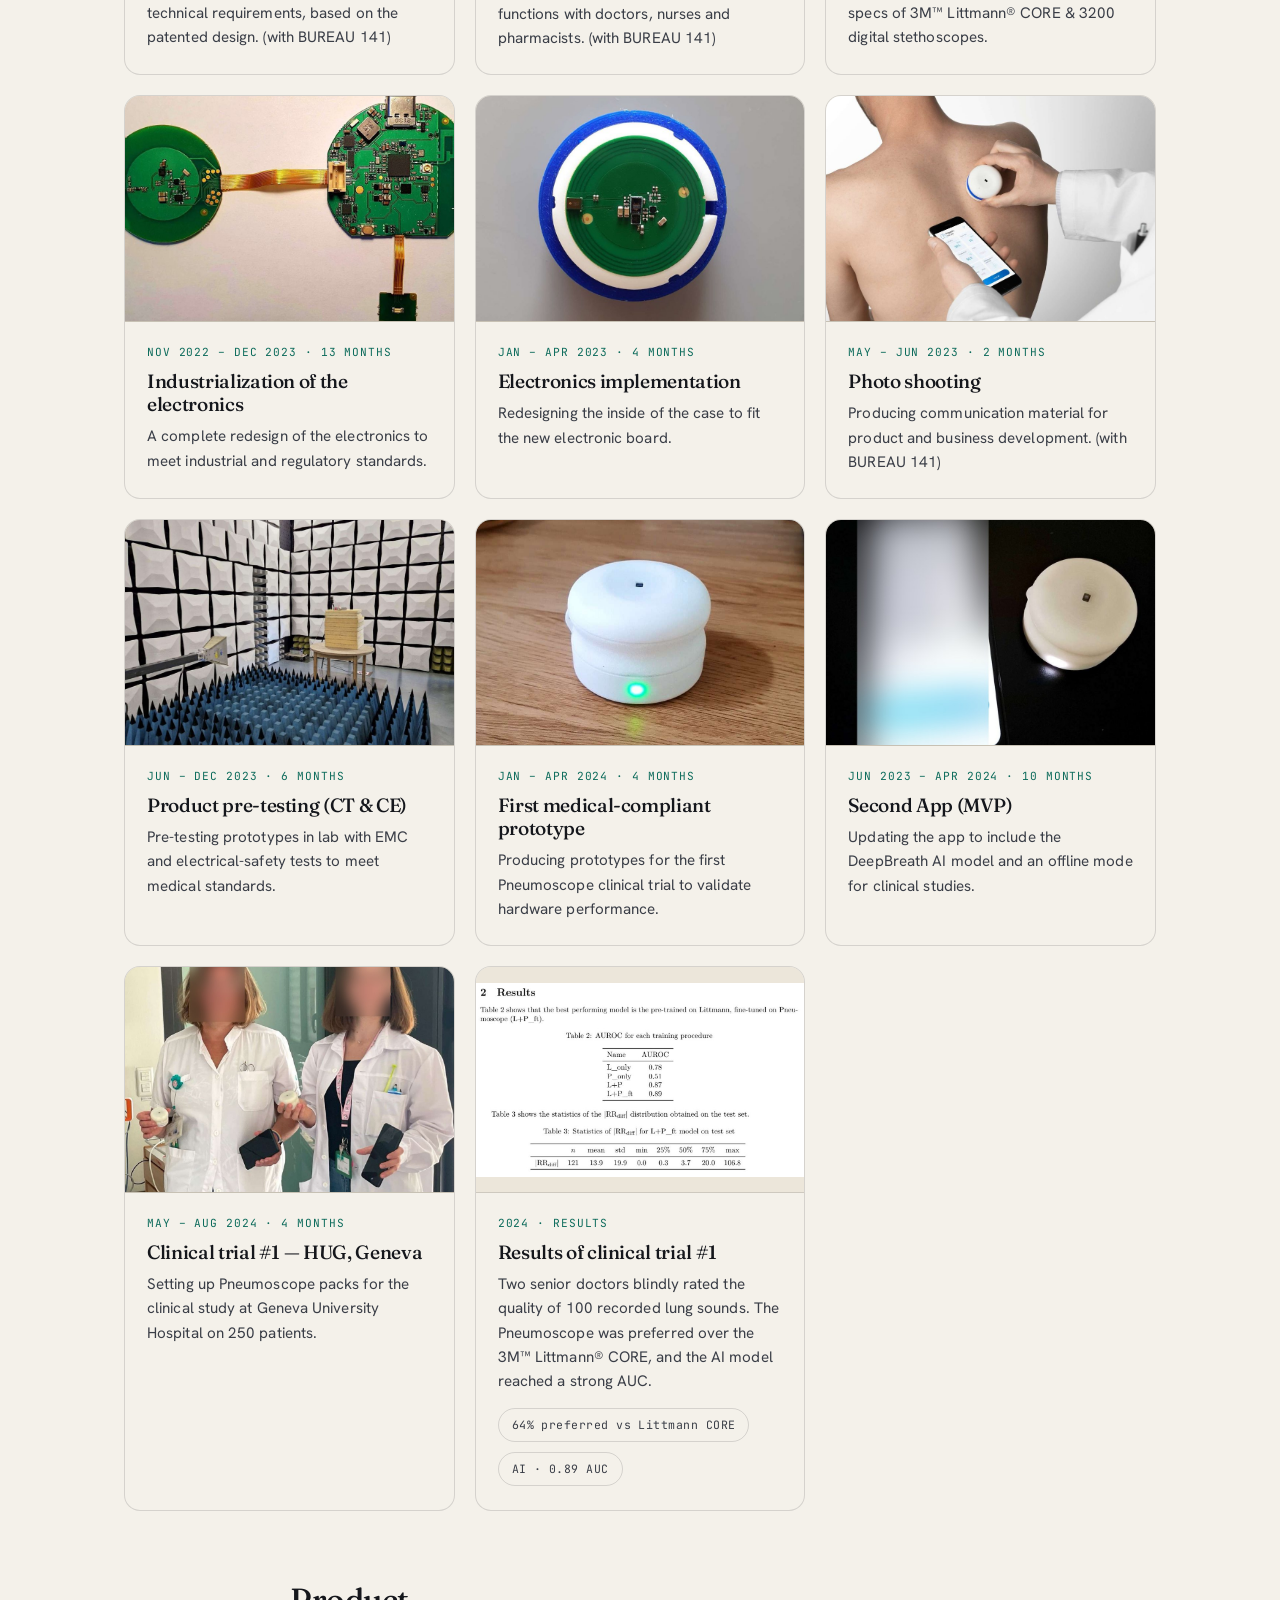
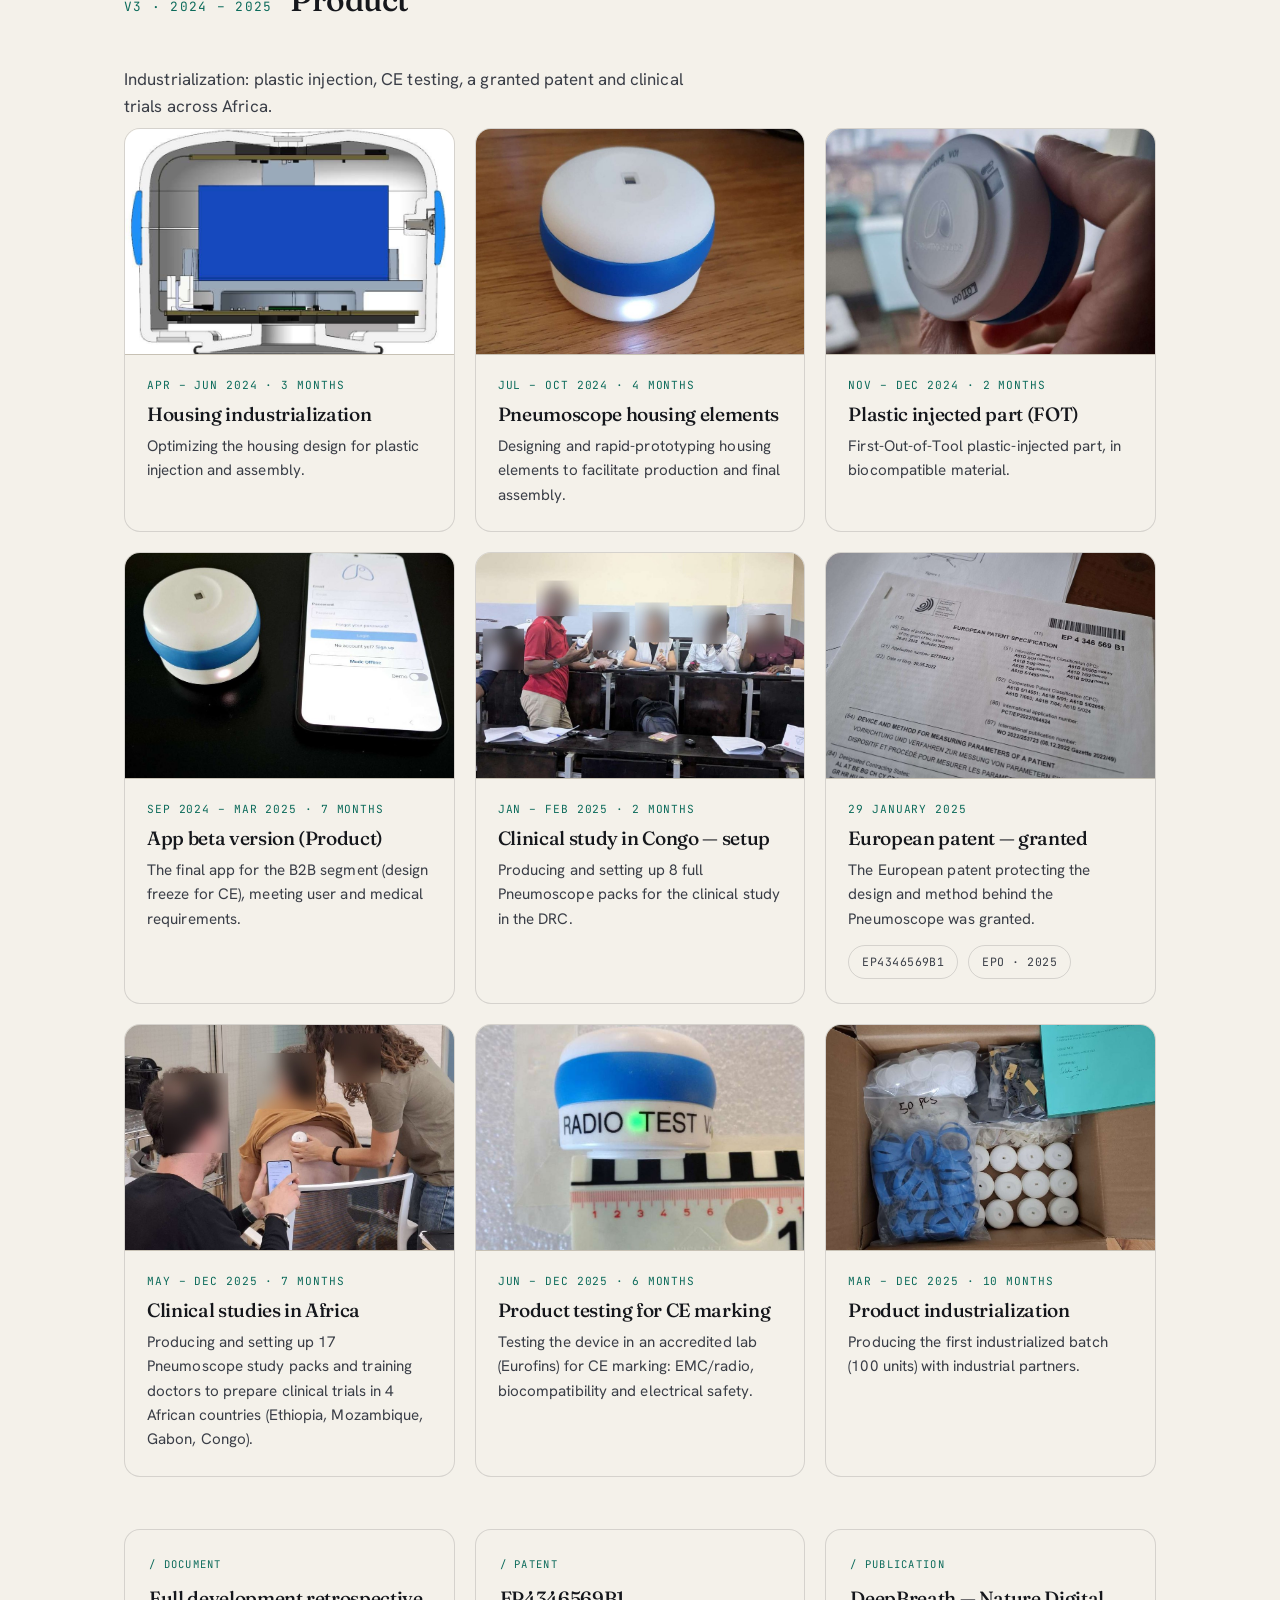
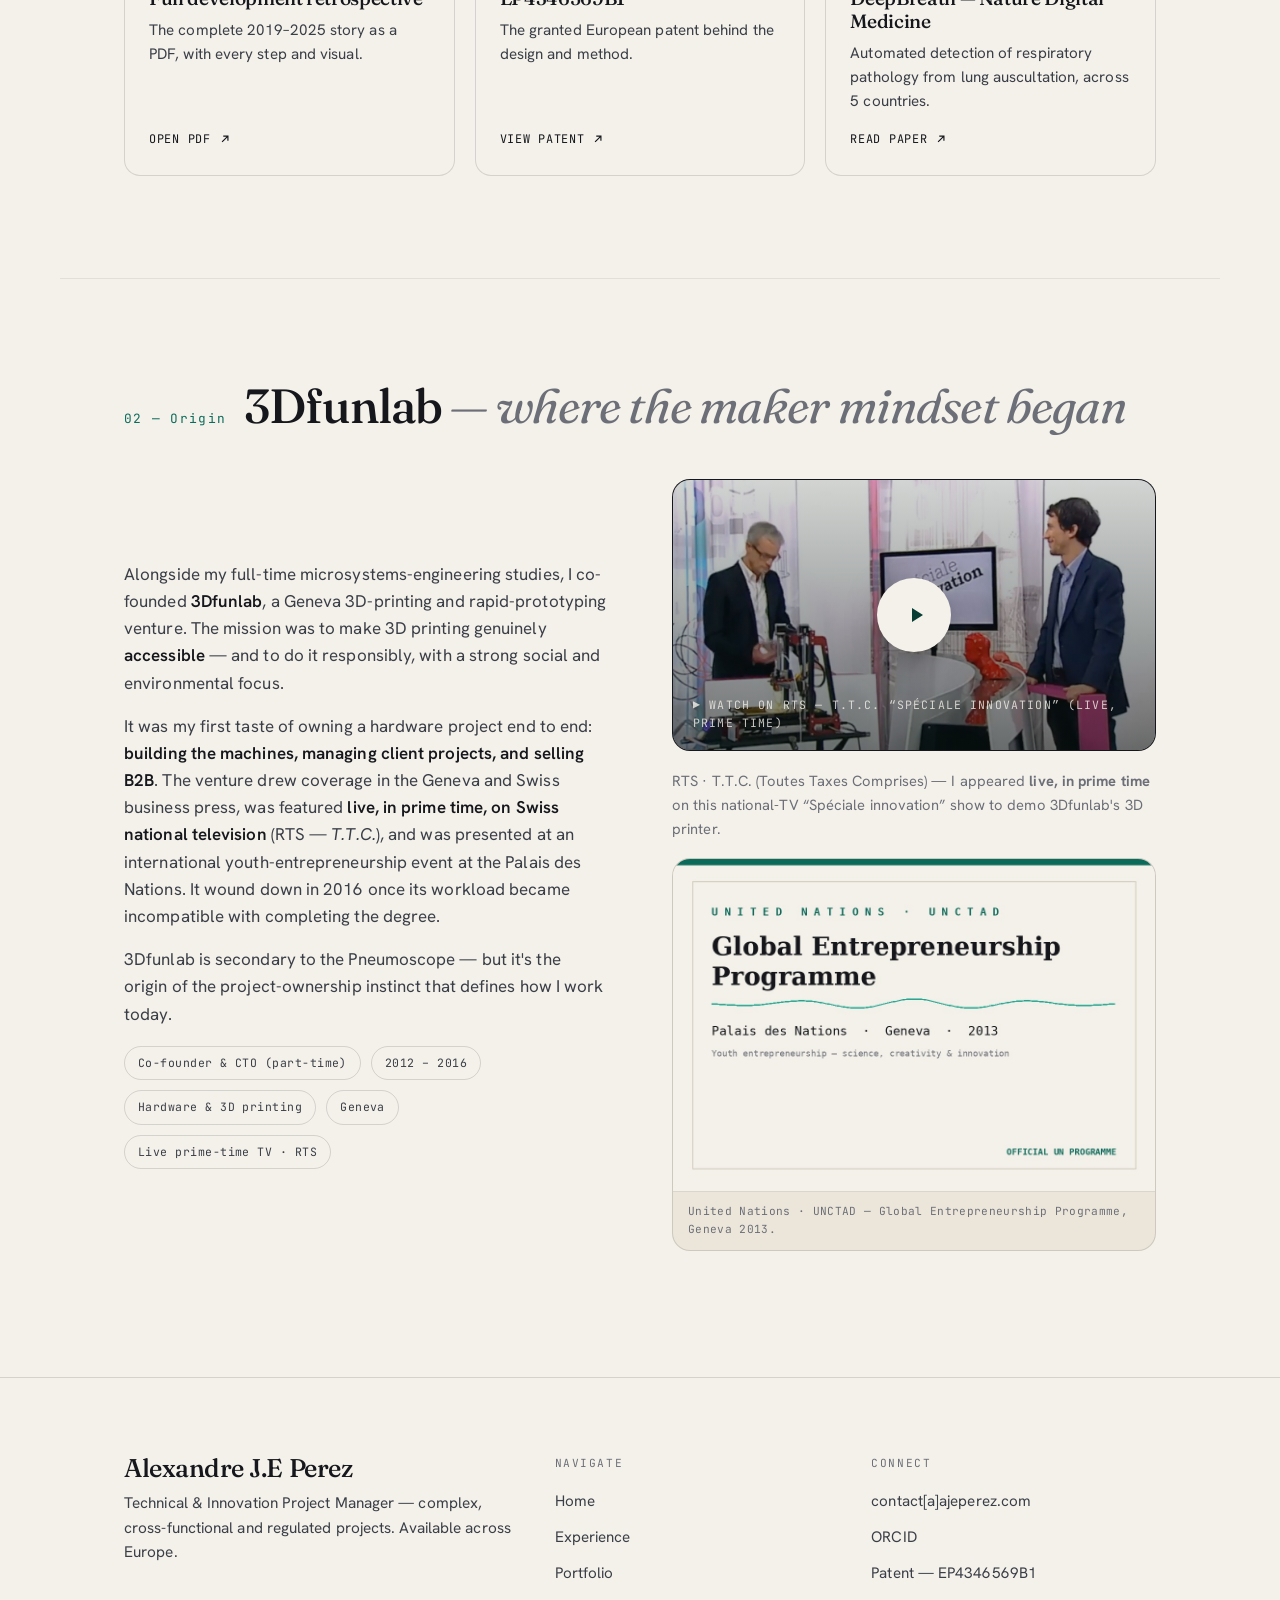
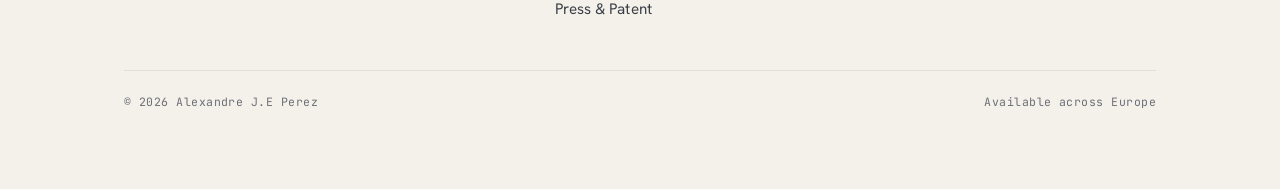
<file: portfolio.html>
<!DOCTYPE html>
<html lang="en">
<head>
<meta charset="UTF-8" />
<meta name="viewport" content="width=device-width, initial-scale=1.0" />
<title>Portfolio — Pneumoscope &amp; 3Dfunlab · Alexandre J.E Perez, Project Management &amp; Innovation</title>
<meta name="description" content="Portfolio of Alexandre J.E Perez: the Pneumoscope project, an AI-powered connected diagnostic device led from concept to industrialization, step by step — and 3Dfunlab, a student-run 3D-printing venture." />
<link rel="icon" href="assets/favicon.svg" type="image/svg+xml" />
<link rel="stylesheet" href="assets/css/style.css" />
  <!-- SEO / social -->
  <link rel="canonical" href="https://ajeperez.com/portfolio.html" />
  <meta name="robots" content="index, follow, max-image-preview:large" />
  <meta property="og:type" content="website" />
  <meta property="og:site_name" content="Alexandre J.E Perez" />
  <meta property="og:locale" content="en_US" />
  <meta property="og:title" content="Portfolio — Pneumoscope &amp; 3Dfunlab · Alexandre J.E Perez" />
  <meta property="og:description" content="The Pneumoscope project — an AI-powered connected diagnostic device led from concept to industrialization — and 3Dfunlab, a student-run 3D-printing venture." />
  <meta property="og:url" content="https://ajeperez.com/portfolio.html" />
  <meta property="og:image" content="https://ajeperez.com/assets/img/og-image.png" />
  <meta property="og:image:width" content="1200" />
  <meta property="og:image:height" content="630" />
  <meta name="twitter:card" content="summary_large_image" />
  <meta name="twitter:title" content="Portfolio — Pneumoscope &amp; 3Dfunlab · Alexandre J.E Perez" />
  <meta name="twitter:description" content="The Pneumoscope project — an AI-powered connected diagnostic device led from concept to industrialization — and 3Dfunlab, a student-run 3D-printing venture." />
  <meta name="twitter:image" content="https://ajeperez.com/assets/img/og-image.png" />
</head>
<body>

<header class="site-header">
  <nav class="nav wrap" aria-label="Primary">
    <a class="brand" href="index.html" aria-label="Alexandre J.E Perez — home">
      <svg class="mark" viewBox="0 0 32 32" aria-hidden="true"><path d="M2 16 H8 L10.5 16 L12 8 L15 24 L18 11 L20 19 L21.5 16 H30" fill="none" stroke="currentColor" stroke-width="1.9" stroke-linecap="round" stroke-linejoin="round"/></svg>
      <span>Alexandre J.E Perez<small>Technical &amp; Innovation PM</small></span>
    </a>
    <ul class="nav-links">
      <li><a href="index.html">Home</a></li>
      <li><a href="experience.html">Experience</a></li>
      <li><a href="portfolio.html" class="active">Portfolio</a></li>
      <li><a href="press.html">Press &amp; Patent</a></li>
    </ul>
    <button class="nav-toggle" aria-label="Menu" aria-expanded="false"><span></span><span></span><span></span></button>
  </nav>
</header>

<main>
  <section class="hero wrap" style="padding-bottom:clamp(20px,3vw,32px)">
    <p class="role" data-load="1">Selected work</p>
    <h1 data-load="2" style="font-size:clamp(2.4rem,6vw,4.4rem);margin-top:.2em">Portfolio</h1>
    <svg class="waveform" data-load="3" viewBox="0 0 600 60" preserveAspectRatio="none" aria-hidden="true">
      <path class="pulse" d="M0 30 C 20 30 30 30 40 30 C 55 30 60 15 75 15 C 90 15 95 30 110 30 C 130 30 135 45 150 45 C 165 45 170 30 190 30 L 208 30 L 216 9 L 224 51 L 232 22 L 240 38 L 248 30 L 380 30 C 400 30 405 18 420 18 C 435 18 440 30 460 30 C 485 30 490 42 505 42 C 520 42 525 30 545 30 L 600 30"/>
    </svg>
    <p class="lead" data-load="4" style="margin-top:18px">One flagship project that defines how I lead — documented end to end, scope to delivery — and the student venture where the project-ownership instinct began.</p>
  </section>

  <section class="section wrap">
    <div class="section-head" data-reveal>
      <span class="idx">01 — Flagship</span>
      <h2>Pneumoscope<span class="sub"> — an AI-powered connected diagnostic device</span></h2>
    </div>
    <div class="split">
      <div class="prose" data-reveal>
        <p>The <strong>Pneumoscope</strong> is a connected diagnostic device — a smart, digital stethoscope — designed to capture several physiological signals at once (digital lung auscultation, pulse oximetry and contact thermometry) and to surface <strong>AI-assisted detection of respiratory pathology</strong> at the point of care.</p>
        <p>As Head of R&amp;D &amp; Project Lead at Geneva University Hospitals (HUG), I owned the project end to end: scope, schedule, budget and risk, from the <strong>original patented design</strong> through electronics, miniaturization and a 3D-printed enclosure, to a CE-mark compliant <strong>Class&nbsp;IIa</strong> medical device delivered at industrial scale.</p>
        <div class="kpis">
          <span class="kpi">2019 – 2025</span>
          <span class="kpi">EU MDR · Class IIa CE</span>
          <span class="kpi">European patent (granted 2025)</span>
          <span class="kpi">Nature Digital Medicine</span>
          <span class="kpi">Clinical across 5 countries</span>
          <span class="kpi">1.5M CHF funding</span>
        </div>
      </div>
      <figure class="media-frame" data-reveal data-delay="1">
        <img src="assets/img/pneumoscope-hero.jpg" alt="Alexandre J.E Perez holding the final, plastic-injected Pneumoscope" loading="lazy" />
        <figcaption class="cap">The Pneumoscope — first plastic-injected unit, in hand</figcaption>
      </figure>
    </div>

    <div class="video-wide" data-reveal>
      <div class="video video-local">
        <video controls preload="metadata" poster="assets/img/pneumoscope-build-poster.jpg" playsinline>
          <source src="assets/video/pneumoscope-building.mp4" type="video/mp4" />
          Your browser can't play this video. <a href="assets/video/pneumoscope-building.mp4">Download it</a>.
        </video>
      </div>
      <p class="video-cap">That's me, building a Pneumoscope by hand — from the first component to a finished, CE-mark compliant device. I take hardware all the way.</p>
    </div>

    <div class="section-head" style="margin-top:clamp(48px,7vw,84px)" data-reveal>
      <span class="idx">↳ Retrospective</span>
      <h2 style="font-size:clamp(1.6rem,3.2vw,2.3rem)">From concept to industrialization — 29 steps, 2019 → 2025</h2>
    </div>
    <p class="section-intro" data-reveal>Every stage of the journey, exactly as it happened — design, electronics, prototypes, clinical trials, regulatory testing and industrial production.</p>

    <figure class="media-frame" data-reveal style="margin:clamp(18px,3vw,32px) 0 0">
      <img src="assets/img/retro/retro-overview.jpg" alt="Pneumoscope development — a retrospective from 2019 to 2025: POC (V1), MVP (V2) and final Product (V3)" loading="lazy" />
    </figure>


    <div class="section-head" style="margin-top:clamp(40px,6vw,72px)" data-reveal>
      <span class="idx">V1 · 2019 – 2021</span>
      <h2 style="font-size:clamp(1.4rem,2.8vw,2rem)">Proof of concept</h2>
    </div>
    <p class="section-intro" data-reveal>Proving the idea: from the patented concept to a working 3-in-1 prototype and a first companion app.</p>
    <div class="grid grid-3 retro">
      <article class="card has-thumb" data-reveal data-delay="1">
        <div class="card-thumb"><img src="assets/img/retro/step01.jpg" alt="Original design (patented)" loading="lazy" /></div>
        <div class="card-body">
          <span class="when">Mar – Jun 2019 · 4 months</span>
          <h3>Original design (patented)</h3>
          <p class="phase-cap">Designing the device and defining a method for the simultaneous measurement of a patient's parameters — the basis of the European patent filing.</p>
        </div>
      </article>
      <article class="card has-thumb" data-reveal data-delay="2">
        <div class="card-thumb"><img src="assets/img/retro/step02.jpg" alt="Electronics PoC (audio + oximeter)" loading="lazy" /></div>
        <div class="card-body">
          <span class="when">Jul – Sep 2019 · 3 months</span>
          <h3>Electronics PoC (audio + oximeter)</h3>
          <p class="phase-cap">Rapid prototyping to benchmark existing electronic-stethoscope and pulse-oximeter solutions.</p>
        </div>
      </article>
      <article class="card has-thumb" data-reveal data-delay="3">
        <div class="card-thumb"><img src="assets/img/retro/step03.jpg" alt="First functional prototype (one sensor)" loading="lazy" /></div>
        <div class="card-body">
          <span class="when">Oct – Nov 2019 · 2 months</span>
          <h3>First functional prototype (one sensor)</h3>
          <p class="phase-cap">Miniaturizing the electronics to embed them in a compact, portable case.</p>
        </div>
      </article>
      <article class="card has-thumb" data-reveal data-delay="1">
        <div class="card-thumb"><img src="assets/img/retro/step04.jpg" alt="Testing case finishing" loading="lazy" /></div>
        <div class="card-body">
          <span class="when">Dec 2019 · 1 month</span>
          <h3>Testing case finishing</h3>
          <p class="phase-cap">Testing different techniques and methods for the 3D-printing finishing of the housing.</p>
        </div>
      </article>
      <article class="card has-thumb" data-reveal data-delay="2">
        <div class="card-thumb"><img src="assets/img/retro/step05.jpg" alt="Second prototype (2 sensors)" loading="lazy" /></div>
        <div class="card-body">
          <span class="when">Jan – Dec 2020 · 12 months</span>
          <h3>Second prototype (2 sensors)</h3>
          <p class="phase-cap">Optimizing the electronic design to include a transmission pulse oximeter, with hepia's electronics &amp; optoelectronics labs.</p>
        </div>
      </article>
      <article class="card has-thumb" data-reveal data-delay="3">
        <div class="card-thumb"><img src="assets/img/retro/step06.jpg" alt="Designing acoustic characteristics" loading="lazy" /></div>
        <div class="card-body">
          <span class="when">Jan – Jun 2021 · 6 months</span>
          <h3>Designing acoustic characteristics</h3>
          <p class="phase-cap">Optimizing and characterizing the acoustic signal, with hepia's acoustics &amp; electronics labs.</p>
        </div>
      </article>
      <article class="card has-thumb" data-reveal data-delay="1">
        <div class="card-thumb"><img src="assets/img/retro/step07.jpg" alt="Optimization &amp; adding a 3rd sensor" loading="lazy" /></div>
        <div class="card-body">
          <span class="when">Jun – Sep 2021 · 4 months</span>
          <h3>Optimization &amp; adding a 3rd sensor</h3>
          <p class="phase-cap">Optimizing the electronics and adding the contact thermometer, with hepia's electronics lab.</p>
        </div>
      </article>
      <article class="card has-thumb" data-reveal data-delay="2">
        <div class="card-thumb"><img src="assets/img/retro/step08.jpg" alt="3rd prototype (3-in-1)" loading="lazy" /></div>
        <div class="card-body">
          <span class="when">Sep – Dec 2021 · 4 months</span>
          <h3>3rd prototype (3-in-1)</h3>
          <p class="phase-cap">Validating the technical feasibility of a 3-in-1 device: digital stethoscope, contact thermometer and pulse oximeter.</p>
        </div>
      </article>
      <article class="card has-thumb" data-reveal data-delay="3">
        <div class="card-thumb"><img src="assets/img/retro/step09.jpg" alt="First App (PoC)" loading="lazy" /></div>
        <div class="card-body">
          <span class="when">Jan 2020 – Dec 2021 · 2 years</span>
          <h3>First App (PoC)</h3>
          <p class="phase-cap">A proof-of-concept app communicating over BLE with the Pneumoscope, plus a mock-up of the final app design tested with end-users.</p>
        </div>
      </article>
    </div>

    <div class="section-head" style="margin-top:clamp(40px,6vw,72px)" data-reveal>
      <span class="idx">V2 · 2022 – 2024</span>
      <h2 style="font-size:clamp(1.4rem,2.8vw,2rem)">MVP</h2>
    </div>
    <p class="section-intro" data-reveal>An industrial-grade redesign with end-users, a clinical-grade prototype and a first clinical trial.</p>
    <div class="grid grid-3 retro">
      <article class="card has-thumb" data-reveal data-delay="1">
        <div class="card-thumb"><img src="assets/img/retro/step10.jpg" alt="Designing the Pneumoscope MVP" loading="lazy" /></div>
        <div class="card-body">
          <span class="when">Jan 2022 – Mar 2023 · 14 months</span>
          <h3>Designing the Pneumoscope MVP</h3>
          <p class="phase-cap">Designing a tool that meets user and technical requirements, based on the patented design. (with BUREAU 141)</p>
        </div>
      </article>
      <article class="card has-thumb" data-reveal data-delay="2">
        <div class="card-thumb"><img src="assets/img/retro/step11.jpg" alt="Co-development with end-users" loading="lazy" /></div>
        <div class="card-body">
          <span class="when">Jan 2022 – Dec 2023 · 2 years</span>
          <h3>Co-development with end-users</h3>
          <p class="phase-cap">Interviews, rapid prototyping and user tests to validate design, ergonomics and functions with doctors, nurses and pharmacists. (with BUREAU 141)</p>
        </div>
      </article>
      <article class="card has-thumb" data-reveal data-delay="3">
        <div class="card-thumb"><img src="assets/img/retro/step12.jpg" alt="Audio optimization (2nd iteration)" loading="lazy" /></div>
        <div class="card-body">
          <span class="when">Aug – Oct 2022 · 3 months</span>
          <h3>Audio optimization (2nd iteration)</h3>
          <p class="phase-cap">Optimizing the acoustic signal against the specs of 3M&trade; Littmann&reg; CORE &amp; 3200 digital stethoscopes.</p>
        </div>
      </article>
      <article class="card has-thumb" data-reveal data-delay="1">
        <div class="card-thumb"><img src="assets/img/retro/step13.jpg" alt="Industrialization of the electronics" loading="lazy" /></div>
        <div class="card-body">
          <span class="when">Nov 2022 – Dec 2023 · 13 months</span>
          <h3>Industrialization of the electronics</h3>
          <p class="phase-cap">A complete redesign of the electronics to meet industrial and regulatory standards.</p>
        </div>
      </article>
      <article class="card has-thumb" data-reveal data-delay="2">
        <div class="card-thumb"><img src="assets/img/retro/step14.jpg" alt="Electronics implementation" loading="lazy" /></div>
        <div class="card-body">
          <span class="when">Jan – Apr 2023 · 4 months</span>
          <h3>Electronics implementation</h3>
          <p class="phase-cap">Redesigning the inside of the case to fit the new electronic board.</p>
        </div>
      </article>
      <article class="card has-thumb" data-reveal data-delay="3">
        <div class="card-thumb"><img src="assets/img/retro/step15.jpg" alt="Photo shooting" loading="lazy" /></div>
        <div class="card-body">
          <span class="when">May – Jun 2023 · 2 months</span>
          <h3>Photo shooting</h3>
          <p class="phase-cap">Producing communication material for product and business development. (with BUREAU 141)</p>
        </div>
      </article>
      <article class="card has-thumb" data-reveal data-delay="1">
        <div class="card-thumb"><img src="assets/img/retro/step16.jpg" alt="Product pre-testing (CT &amp; CE)" loading="lazy" /></div>
        <div class="card-body">
          <span class="when">Jun – Dec 2023 · 6 months</span>
          <h3>Product pre-testing (CT &amp; CE)</h3>
          <p class="phase-cap">Pre-testing prototypes in lab with EMC and electrical-safety tests to meet medical standards.</p>
        </div>
      </article>
      <article class="card has-thumb" data-reveal data-delay="2">
        <div class="card-thumb"><img src="assets/img/retro/step17.jpg" alt="First medical-compliant prototype" loading="lazy" /></div>
        <div class="card-body">
          <span class="when">Jan – Apr 2024 · 4 months</span>
          <h3>First medical-compliant prototype</h3>
          <p class="phase-cap">Producing prototypes for the first Pneumoscope clinical trial to validate hardware performance.</p>
        </div>
      </article>
      <article class="card has-thumb" data-reveal data-delay="3">
        <div class="card-thumb"><img src="assets/img/retro/step18.jpg" alt="Second App (MVP)" loading="lazy" /></div>
        <div class="card-body">
          <span class="when">Jun 2023 – Apr 2024 · 10 months</span>
          <h3>Second App (MVP)</h3>
          <p class="phase-cap">Updating the app to include the DeepBreath AI model and an offline mode for clinical studies.</p>
        </div>
      </article>
      <article class="card has-thumb" data-reveal data-delay="1">
        <div class="card-thumb"><img src="assets/img/retro/step19.jpg" alt="Clinical trial #1 — HUG, Geneva" loading="lazy" /></div>
        <div class="card-body">
          <span class="when">May – Aug 2024 · 4 months</span>
          <h3>Clinical trial #1 — HUG, Geneva</h3>
          <p class="phase-cap">Setting up Pneumoscope packs for the clinical study at Geneva University Hospital on 250 patients.</p>
        </div>
      </article>
      <article class="card has-thumb" data-reveal data-delay="2">
        <div class="card-thumb fit-contain"><img src="assets/img/retro/step20.jpg" alt="Results of clinical trial #1" loading="lazy" /></div>
        <div class="card-body">
          <span class="when">2024 · Results</span>
          <h3>Results of clinical trial #1</h3>
          <p class="phase-cap">Two senior doctors blindly rated the quality of 100 recorded lung sounds. The Pneumoscope was preferred over the 3M&trade; Littmann&reg; CORE, and the AI model reached a strong AUC.</p>
          <div class="kpis" style="margin-top:14px"><span class="kpi">64% preferred vs Littmann CORE</span><span class="kpi">AI &middot; 0.89 AUC</span></div>
        </div>
      </article>
    </div>

    <div class="section-head" style="margin-top:clamp(40px,6vw,72px)" data-reveal>
      <span class="idx">V3 · 2024 – 2025</span>
      <h2 style="font-size:clamp(1.4rem,2.8vw,2rem)">Product</h2>
    </div>
    <p class="section-intro" data-reveal>Industrialization: plastic injection, CE testing, a granted patent and clinical trials across Africa.</p>
    <div class="grid grid-3 retro">
      <article class="card has-thumb" data-reveal data-delay="1">
        <div class="card-thumb"><img src="assets/img/retro/step21.jpg" alt="Housing industrialization" loading="lazy" /></div>
        <div class="card-body">
          <span class="when">Apr – Jun 2024 · 3 months</span>
          <h3>Housing industrialization</h3>
          <p class="phase-cap">Optimizing the housing design for plastic injection and assembly.</p>
        </div>
      </article>
      <article class="card has-thumb" data-reveal data-delay="2">
        <div class="card-thumb"><img src="assets/img/retro/step22.jpg" alt="Pneumoscope housing elements" loading="lazy" /></div>
        <div class="card-body">
          <span class="when">Jul – Oct 2024 · 4 months</span>
          <h3>Pneumoscope housing elements</h3>
          <p class="phase-cap">Designing and rapid-prototyping housing elements to facilitate production and final assembly.</p>
        </div>
      </article>
      <article class="card has-thumb" data-reveal data-delay="3">
        <div class="card-thumb"><img src="assets/img/retro/step23.jpg" alt="Plastic injected part (FOT)" loading="lazy" /></div>
        <div class="card-body">
          <span class="when">Nov – Dec 2024 · 2 months</span>
          <h3>Plastic injected part (FOT)</h3>
          <p class="phase-cap">First-Out-of-Tool plastic-injected part, in biocompatible material.</p>
        </div>
      </article>
      <article class="card has-thumb" data-reveal data-delay="1">
        <div class="card-thumb"><img src="assets/img/retro/step24.jpg" alt="App beta version (Product)" loading="lazy" /></div>
        <div class="card-body">
          <span class="when">Sep 2024 – Mar 2025 · 7 months</span>
          <h3>App beta version (Product)</h3>
          <p class="phase-cap">The final app for the B2B segment (design freeze for CE), meeting user and medical requirements.</p>
        </div>
      </article>
      <article class="card has-thumb" data-reveal data-delay="2">
        <div class="card-thumb"><img src="assets/img/retro/step25.jpg" alt="Clinical study in Congo — setup" loading="lazy" /></div>
        <div class="card-body">
          <span class="when">Jan – Feb 2025 · 2 months</span>
          <h3>Clinical study in Congo — setup</h3>
          <p class="phase-cap">Producing and setting up 8 full Pneumoscope packs for the clinical study in the DRC.</p>
        </div>
      </article>
      <article class="card has-thumb" data-reveal data-delay="3">
        <div class="card-thumb"><img src="assets/img/retro/step26.jpg" alt="European patent — granted" loading="lazy" /></div>
        <div class="card-body">
          <span class="when">29 January 2025</span>
          <h3>European patent — granted</h3>
          <p class="phase-cap">The European patent protecting the design and method behind the Pneumoscope was granted.</p>
          <div class="kpis" style="margin-top:14px"><span class="kpi">EP4346569B1</span><span class="kpi">EPO · 2025</span></div>
        </div>
      </article>
      <article class="card has-thumb" data-reveal data-delay="1">
        <div class="card-thumb"><img src="assets/img/retro/step27.jpg" alt="Clinical studies in Africa" loading="lazy" /></div>
        <div class="card-body">
          <span class="when">May – Dec 2025 · 7 months</span>
          <h3>Clinical studies in Africa</h3>
          <p class="phase-cap">Producing and setting up 17 Pneumoscope study packs and training doctors to prepare clinical trials in 4 African countries (Ethiopia, Mozambique, Gabon, Congo).</p>
        </div>
      </article>
      <article class="card has-thumb" data-reveal data-delay="2">
        <div class="card-thumb"><img src="assets/img/retro/step28.jpg" alt="Product testing for CE marking" loading="lazy" /></div>
        <div class="card-body">
          <span class="when">Jun – Dec 2025 · 6 months</span>
          <h3>Product testing for CE marking</h3>
          <p class="phase-cap">Testing the device in an accredited lab (Eurofins) for CE marking: EMC/radio, biocompatibility and electrical safety.</p>
        </div>
      </article>
      <article class="card has-thumb" data-reveal data-delay="3">
        <div class="card-thumb"><img src="assets/img/retro/step29.jpg" alt="Product industrialization" loading="lazy" /></div>
        <div class="card-body">
          <span class="when">Mar – Dec 2025 · 10 months</span>
          <h3>Product industrialization</h3>
          <p class="phase-cap">Producing the first industrialized batch (100 units) with industrial partners.</p>
        </div>
      </article>
    </div>

    <div class="grid grid-3" style="margin-top:clamp(34px,5vw,52px)">
      <a class="card" href="assets/docs/pneumoscope-retrospective.pdf" target="_blank" rel="noopener" data-reveal data-delay="1">
        <span class="kind">/ Document</span>
        <h3>Full development retrospective</h3>
        <p>The complete 2019–2025 story as a PDF, with every step and visual.</p>
        <span class="open">Open PDF<svg viewBox="0 0 24 24" fill="none" stroke="currentColor" stroke-width="2"><path d="M7 17L17 7M9 7h8v8"/></svg></span>
      </a>
      <a class="card" href="https://patents.google.com/patent/EP4346569B1" target="_blank" rel="noopener" data-reveal data-delay="2">
        <span class="kind">/ Patent</span>
        <h3>EP4346569B1</h3>
        <p>The granted European patent behind the design and method.</p>
        <span class="open">View patent<svg viewBox="0 0 24 24" fill="none" stroke="currentColor" stroke-width="2"><path d="M7 17L17 7M9 7h8v8"/></svg></span>
      </a>
      <a class="card" href="assets/docs/publication-nature-deepbreath.pdf" target="_blank" rel="noopener" data-reveal data-delay="3">
        <span class="kind">/ Publication</span>
        <h3>DeepBreath — Nature Digital Medicine</h3>
        <p>Automated detection of respiratory pathology from lung auscultation, across 5 countries.</p>
        <span class="open">Read paper<svg viewBox="0 0 24 24" fill="none" stroke="currentColor" stroke-width="2"><path d="M7 17L17 7M9 7h8v8"/></svg></span>
      </a>
    </div>
  </section>

  <!-- 3DFUNLAB -->
  <section class="section wrap">
    <div class="section-head" data-reveal>
      <span class="idx">02 — Origin</span>
      <h2>3Dfunlab<span class="sub"> — where the maker mindset began</span></h2>
    </div>
    <div class="split">
      <div class="prose" data-reveal>
        <p>Alongside my full-time microsystems-engineering studies, I co-founded <strong>3Dfunlab</strong>, a Geneva 3D-printing and rapid-prototyping venture. The mission was to make 3D printing genuinely <strong>accessible</strong> — and to do it responsibly, with a strong social and environmental focus.</p>
        <p>It was my first taste of owning a hardware project end to end: <strong>building the machines, managing client projects, and selling B2B</strong>. The venture drew coverage in the Geneva and Swiss business press, was featured <strong>live, in prime time, on Swiss national television</strong> (RTS — <em>T.T.C.</em>), and was presented at an international youth-entrepreneurship event at the Palais des Nations. It wound down in 2016 once its workload became incompatible with completing the degree.</p>
        <p>3Dfunlab is secondary to the Pneumoscope — but it's the origin of the project-ownership instinct that defines how I work today.</p>
        <div class="kpis">
          <span class="kpi">Co-founder &amp; CTO (part-time)</span>
          <span class="kpi">2012 – 2016</span>
          <span class="kpi">Hardware &amp; 3D printing</span>
          <span class="kpi">Geneva</span>
          <span class="kpi">Live prime-time TV · RTS</span>
        </div>
      </div>
      <div data-reveal data-delay="1" style="display:flex;flex-direction:column;gap:18px">
        <a class="video video-link" href="https://www.rts.ch/play/tv/t-t-c--toutes-taxes-comprises/video/limprimante-3d?urn=urn:rts:video:5404922" target="_blank" rel="noopener" aria-label="Watch the RTS T.T.C. segment featuring 3Dfunlab's 3D printer">
          <img class="video-thumb" style="object-position:50% 50%" src="assets/img/3dfunlab-rts.jpg" alt="Alexandre J.E Perez on the live RTS T.T.C. ‘Spéciale innovation’ set, demoing the 3Dfunlab 3D printer with host Patrick Fischer" loading="lazy" />
          <div class="video-facade on-image">
            <span class="play"><svg viewBox="0 0 24 24" fill="currentColor"><path d="M8 5v14l11-7z"/></svg></span>
            <span class="vlabel">▶ Watch on RTS — T.T.C. “Spéciale innovation” (live, prime time)</span>
          </div>
        </a>
        <span class="video-cap" style="text-align:left;margin-top:0">RTS · T.T.C. (Toutes Taxes Comprises) — I appeared <strong>live, in prime time</strong> on this national-TV “Spéciale innovation” show to demo 3Dfunlab's 3D printer.</span>
        <a class="media-frame" href="https://unctad.org/meetings/en/Programme/diae_global_entrepreneurship_programme2013_en.pdf" target="_blank" rel="noopener">
          <img src="assets/img/thumbs/thumb-un.jpg" alt="UNCTAD Global Entrepreneurship Programme 2013 — Palais des Nations, Geneva" loading="lazy" />
          <span class="cap">United Nations · UNCTAD — Global Entrepreneurship Programme, Geneva 2013.</span>
        </a>
      </div>
    </div>
  </section>
</main>

<footer class="site-footer">
  <div class="wrap">
    <div class="footer-grid">
      <div>
        <h4>Alexandre J.E Perez</h4>
        <p class="lead" style="font-size:.96rem;color:var(--ink-2)">Technical &amp; Innovation Project Manager — complex, cross-functional and regulated projects. Available across Europe.</p>
      </div>
      <div>
        <p class="col-title">Navigate</p>
        <ul>
          <li><a href="index.html">Home</a></li>
          <li><a href="experience.html">Experience</a></li>
          <li><a href="portfolio.html">Portfolio</a></li>
          <li><a href="press.html">Press &amp; Patent</a></li>
        </ul>
      </div>
      <div>
        <p class="col-title">Connect</p>
        <ul>
          <li><a href="index.html">contact[a]ajeperez.com</a></li>
          <li><a href="https://orcid.org/0000-0003-1454-4327" target="_blank" rel="noopener">ORCID</a></li>
          <li><a href="https://patents.google.com/patent/EP4346569B1" target="_blank" rel="noopener">Patent — EP4346569B1</a></li>
        </ul>
      </div>
    </div>
    <div class="footer-bottom">
      <span>© <span data-year>2026</span> Alexandre J.E Perez</span>
      <span>Available across Europe</span>
    </div>
  </div>
</footer>

<script src="assets/js/main.js"></script>
    <!-- Analytics: GoatCounter (privacy-friendly, cookieless). Replace "ajeperez" with your GoatCounter code if you choose a different one. -->
    <script data-goatcounter="https://ajeperez.goatcounter.com/count" async src="//gc.zgo.at/count.js"></script>
  </body>
</html>
</file>
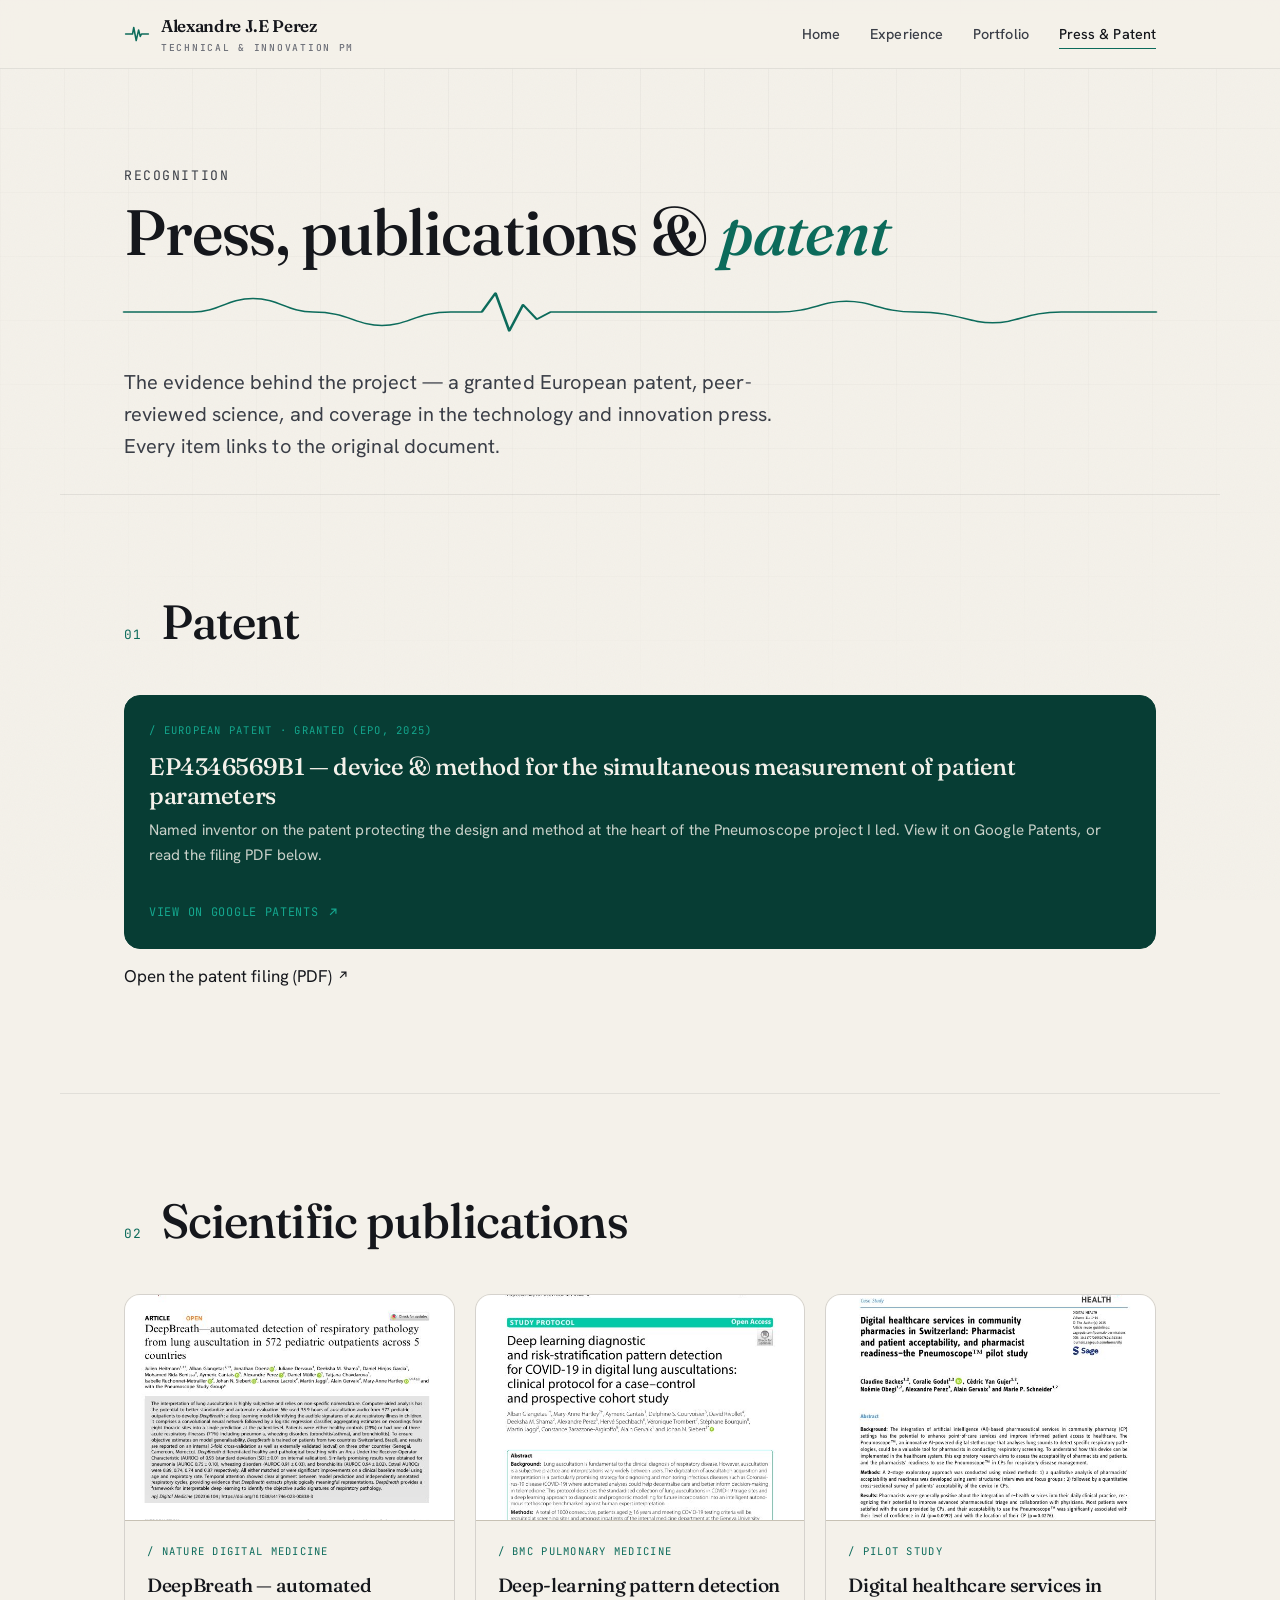
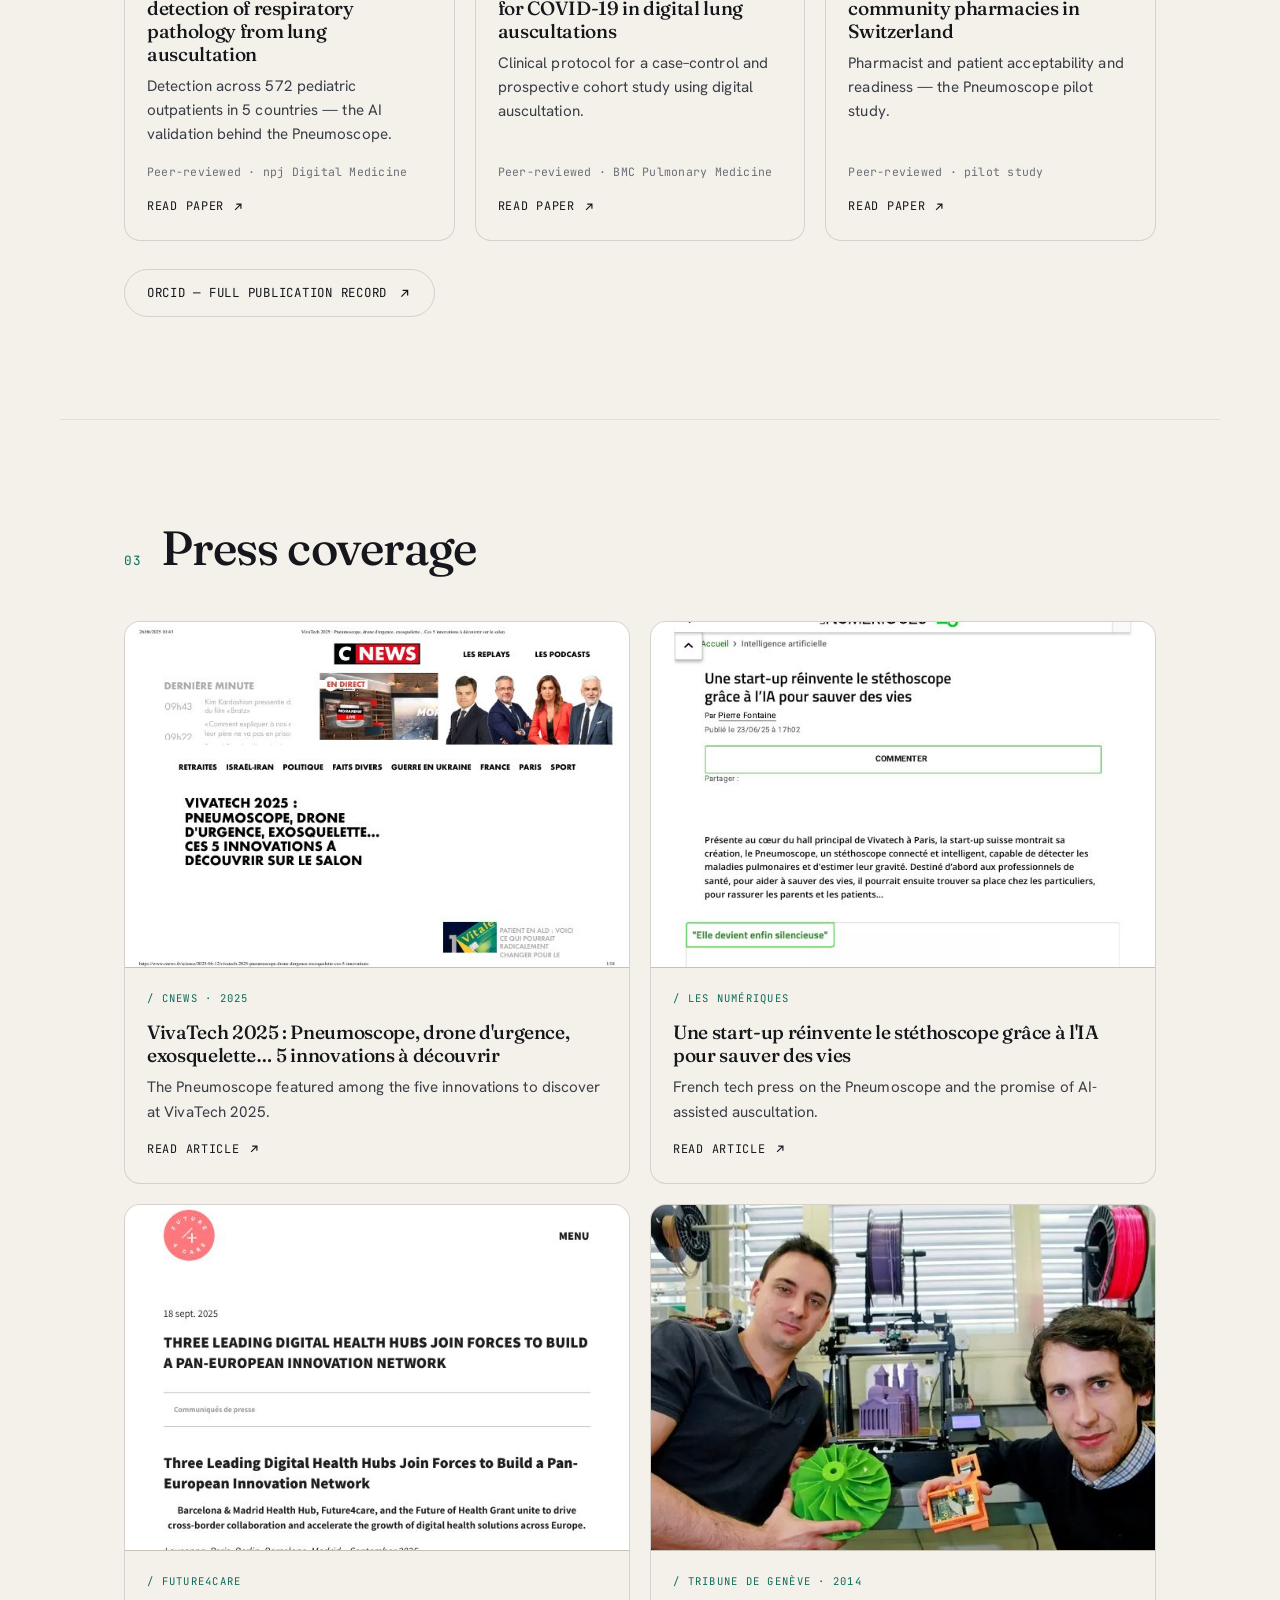
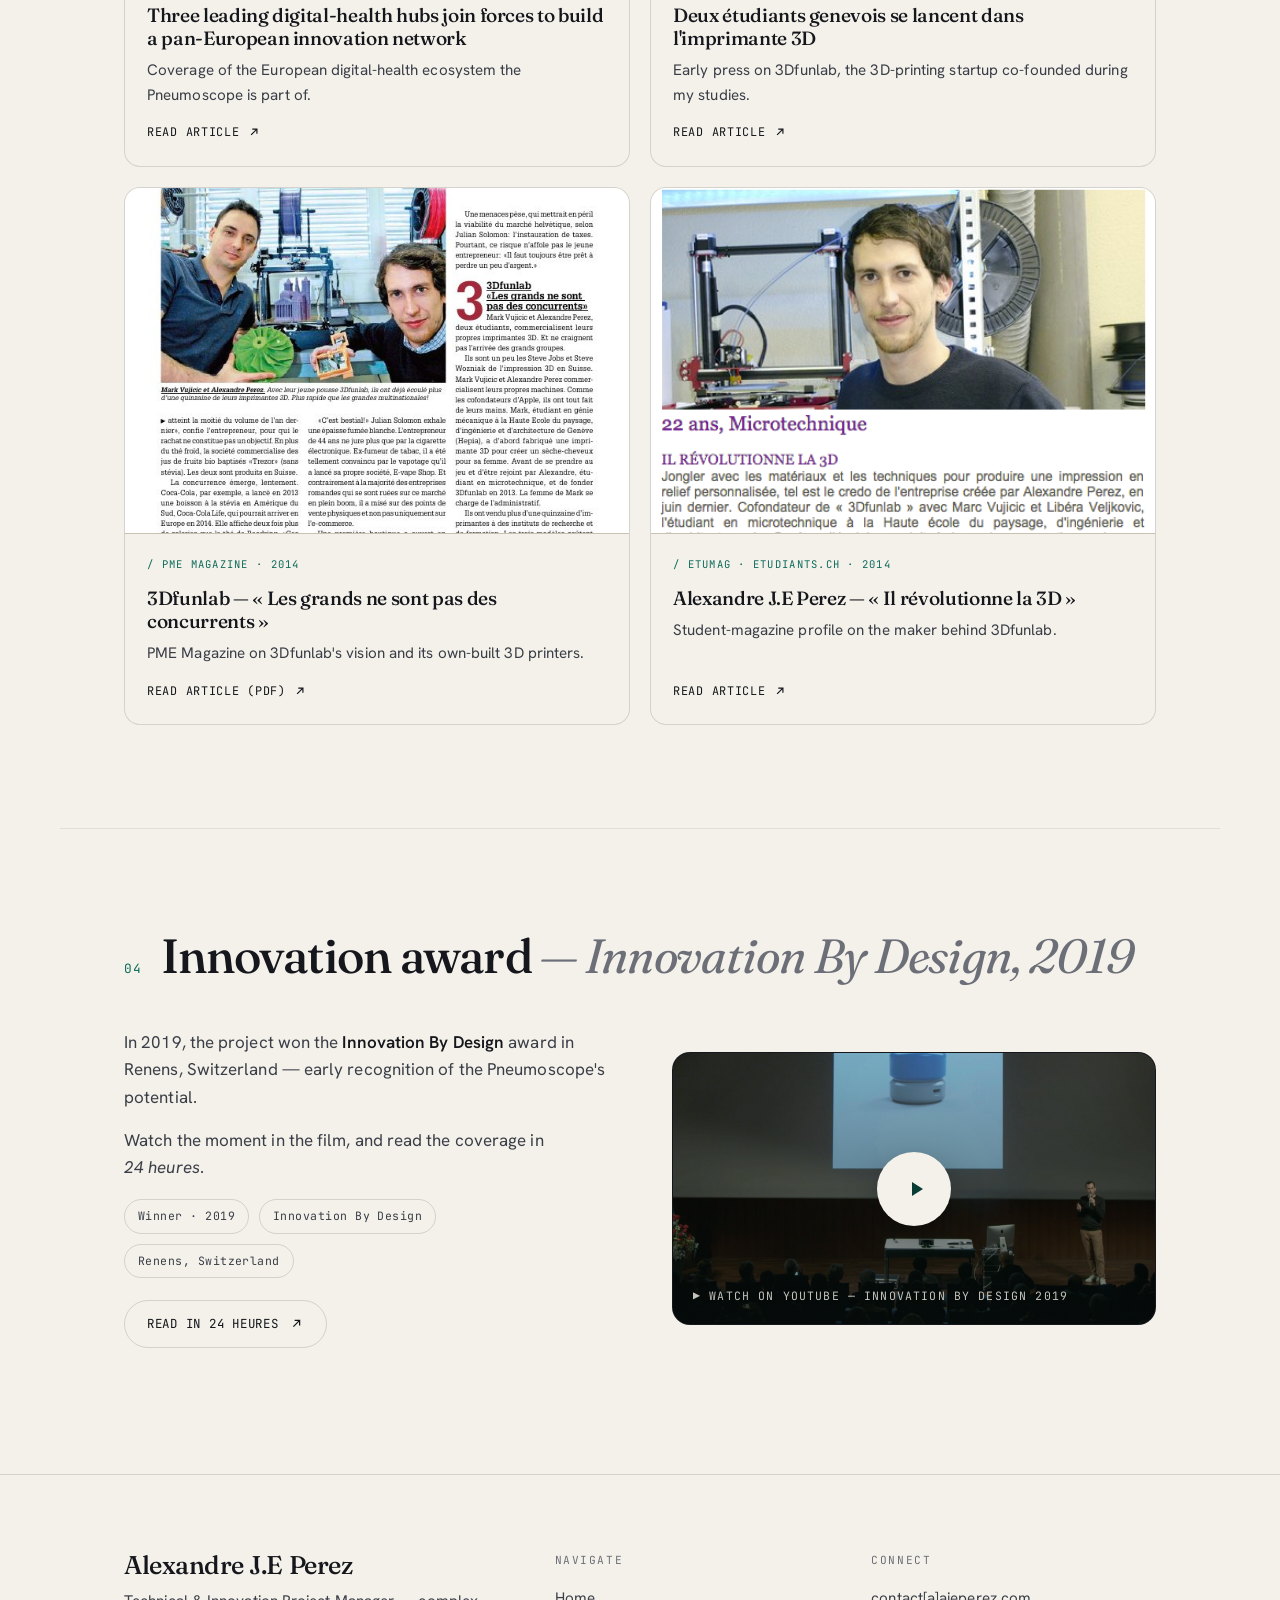
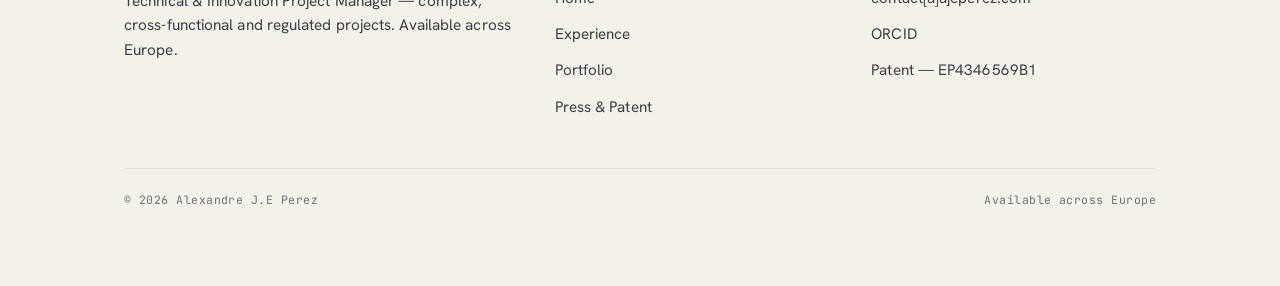
<file: press.html>
<!DOCTYPE html>
<html lang="en">
<head>
<meta charset="UTF-8" />
<meta name="viewport" content="width=device-width, initial-scale=1.0" />
<title>Press, Publications &amp; Patent — Alexandre J.E Perez, Project Management &amp; Innovation</title>
<meta name="description" content="Press coverage, peer-reviewed scientific publications and the European patent behind the Pneumoscope project, led by Alexandre J.E Perez." />
<link rel="icon" href="assets/favicon.svg" type="image/svg+xml" />
<link rel="stylesheet" href="assets/css/style.css" />
  <!-- SEO / social -->
  <link rel="canonical" href="https://ajeperez.com/press.html" />
  <meta name="robots" content="index, follow, max-image-preview:large" />
  <meta property="og:type" content="website" />
  <meta property="og:site_name" content="Alexandre J.E Perez" />
  <meta property="og:locale" content="en_US" />
  <meta property="og:title" content="Press, Publications &amp; Patent — Alexandre J.E Perez" />
  <meta property="og:description" content="Press coverage, peer-reviewed publications and the granted European patent behind the Pneumoscope." />
  <meta property="og:url" content="https://ajeperez.com/press.html" />
  <meta property="og:image" content="https://ajeperez.com/assets/img/og-image.png" />
  <meta property="og:image:width" content="1200" />
  <meta property="og:image:height" content="630" />
  <meta name="twitter:card" content="summary_large_image" />
  <meta name="twitter:title" content="Press, Publications &amp; Patent — Alexandre J.E Perez" />
  <meta name="twitter:description" content="Press coverage, peer-reviewed publications and the granted European patent behind the Pneumoscope." />
  <meta name="twitter:image" content="https://ajeperez.com/assets/img/og-image.png" />
</head>
<body>

<header class="site-header">
  <nav class="nav wrap" aria-label="Primary">
    <a class="brand" href="index.html" aria-label="Alexandre J.E Perez — home">
      <svg class="mark" viewBox="0 0 32 32" aria-hidden="true"><path d="M2 16 H8 L10.5 16 L12 8 L15 24 L18 11 L20 19 L21.5 16 H30" fill="none" stroke="currentColor" stroke-width="1.9" stroke-linecap="round" stroke-linejoin="round"/></svg>
      <span>Alexandre J.E Perez<small>Technical &amp; Innovation PM</small></span>
    </a>
    <ul class="nav-links">
      <li><a href="index.html">Home</a></li>
      <li><a href="experience.html">Experience</a></li>
      <li><a href="portfolio.html">Portfolio</a></li>
      <li><a href="press.html" class="active">Press &amp; Patent</a></li>
    </ul>
    <button class="nav-toggle" aria-label="Menu" aria-expanded="false"><span></span><span></span><span></span></button>
  </nav>
</header>

<main>
  <section class="hero wrap" style="padding-bottom:clamp(20px,3vw,32px)">
    <p class="role" data-load="1">Recognition</p>
    <h1 data-load="2" style="font-size:clamp(2.2rem,5.5vw,4rem);margin-top:.2em">Press, publications &amp; <em>patent</em></h1>
    <svg class="waveform" data-load="3" viewBox="0 0 600 60" preserveAspectRatio="none" aria-hidden="true">
      <path class="pulse" d="M0 30 C 20 30 30 30 40 30 C 55 30 60 15 75 15 C 90 15 95 30 110 30 C 130 30 135 45 150 45 C 165 45 170 30 190 30 L 208 30 L 216 9 L 224 51 L 232 22 L 240 38 L 248 30 L 380 30 C 400 30 405 18 420 18 C 435 18 440 30 460 30 C 485 30 490 42 505 42 C 520 42 525 30 545 30 L 600 30"/>
    </svg>
    <p class="lead" data-load="4" style="margin-top:18px">The evidence behind the project — a granted European patent, peer-reviewed science, and coverage in the technology and innovation press. Every item links to the original document.</p>
  </section>

  <!-- PATENT -->
  <section class="section wrap">
    <div class="section-head" data-reveal>
      <span class="idx">01</span>
      <h2>Patent</h2>
    </div>
    <a class="card feature" href="https://patents.google.com/patent/EP4346569B1" target="_blank" rel="noopener" data-reveal>
      <span class="kind">/ European patent · granted (EPO, 2025)</span>
      <h3 style="font-size:1.5rem">EP4346569B1 — device &amp; method for the simultaneous measurement of patient parameters</h3>
      <p>Named inventor on the patent protecting the design and method at the heart of the Pneumoscope project I led. View it on Google Patents, or read the filing PDF below.</p>
      <div class="hero-actions" style="margin-top:20px">
        <span class="open">View on Google Patents<svg viewBox="0 0 24 24" fill="none" stroke="currentColor" stroke-width="2"><path d="M7 17L17 7M9 7h8v8"/></svg></span>
      </div>
    </a>
    <div style="margin-top:14px">
      <a class="open" style="color:var(--ink)" href="assets/docs/patent-EP4346569B1.pdf" target="_blank" rel="noopener">Open the patent filing (PDF)
        <svg viewBox="0 0 24 24" fill="none" stroke="currentColor" stroke-width="2" style="width:14px;height:14px"><path d="M7 17L17 7M9 7h8v8"/></svg></a>
    </div>
  </section>

  <!-- PUBLICATIONS -->
  <section class="section wrap">
    <div class="section-head" data-reveal>
      <span class="idx">02</span>
      <h2>Scientific publications</h2>
    </div>
    <div class="grid grid-3">
      <a class="card has-thumb" href="assets/docs/publication-nature-deepbreath.pdf" target="_blank" rel="noopener" data-reveal data-delay="1">
        <div class="card-thumb"><img src="assets/img/thumbs/thumb-nature.jpg" alt="First page of the DeepBreath paper in Nature Digital Medicine" loading="lazy" /></div>
        <div class="card-body">
          <span class="kind">/ Nature Digital Medicine</span>
          <h3>DeepBreath — automated detection of respiratory pathology from lung auscultation</h3>
          <p>Detection across 572 pediatric outpatients in 5 countries — the AI validation behind the Pneumoscope.</p>
          <span class="meta">Peer-reviewed · npj Digital Medicine</span>
          <span class="open">Read paper<svg viewBox="0 0 24 24" fill="none" stroke="currentColor" stroke-width="2"><path d="M7 17L17 7M9 7h8v8"/></svg></span>
        </div>
      </a>
      <a class="card has-thumb" href="assets/docs/publication-bmc-covid-auscultation.pdf" target="_blank" rel="noopener" data-reveal data-delay="2">
        <div class="card-thumb"><img src="assets/img/thumbs/thumb-bmc.jpg" alt="First page of the BMC Pulmonary Medicine paper" loading="lazy" /></div>
        <div class="card-body">
          <span class="kind">/ BMC Pulmonary Medicine</span>
          <h3>Deep-learning pattern detection for COVID-19 in digital lung auscultations</h3>
          <p>Clinical protocol for a case–control and prospective cohort study using digital auscultation.</p>
          <span class="meta">Peer-reviewed · BMC Pulmonary Medicine</span>
          <span class="open">Read paper<svg viewBox="0 0 24 24" fill="none" stroke="currentColor" stroke-width="2"><path d="M7 17L17 7M9 7h8v8"/></svg></span>
        </div>
      </a>
      <a class="card has-thumb" href="assets/docs/publication-pneumoscope-pharmacy-pilot.pdf" target="_blank" rel="noopener" data-reveal data-delay="3">
        <div class="card-thumb"><img src="assets/img/thumbs/thumb-pharmacy.jpg" alt="First page of the Pneumoscope pharmacy pilot study" loading="lazy" /></div>
        <div class="card-body">
          <span class="kind">/ Pilot study</span>
          <h3>Digital healthcare services in community pharmacies in Switzerland</h3>
          <p>Pharmacist and patient acceptability and readiness — the Pneumoscope pilot study.</p>
          <span class="meta">Peer-reviewed · pilot study</span>
          <span class="open">Read paper<svg viewBox="0 0 24 24" fill="none" stroke="currentColor" stroke-width="2"><path d="M7 17L17 7M9 7h8v8"/></svg></span>
        </div>
      </a>
    </div>
    <div data-reveal style="margin-top:clamp(18px,3vw,28px)">
      <a class="btn btn-ghost" href="https://orcid.org/0000-0003-1454-4327" target="_blank" rel="noopener">
        ORCID — full publication record
        <svg viewBox="0 0 24 24" fill="none" stroke="currentColor" stroke-width="2"><path d="M7 17L17 7M9 7h8v8"/></svg>
      </a>
    </div>
  </section>

  <!-- PRESS -->
  <section class="section wrap">
    <div class="section-head" data-reveal>
      <span class="idx">03</span>
      <h2>Press coverage</h2>
    </div>
    <div class="grid grid-2">
      <a class="card has-thumb" href="https://www.cnews.fr/science/2025-06-12/vivatech-2025-pneumoscope-drone-durgence-exosquelette-ces-5-innovations" target="_blank" rel="noopener" data-reveal data-delay="1">
        <div class="card-thumb"><img src="assets/img/thumbs/thumb-vivatech.jpg" alt="VivaTech 2025 : Pneumoscope, drone d'urgence, exosquelette… 5 innovations à découvrir" loading="lazy" /></div>
        <div class="card-body">
          <span class="kind">/ CNEWS · 2025</span>
          <h3>VivaTech 2025 : Pneumoscope, drone d'urgence, exosquelette… 5 innovations à découvrir</h3>
          <p>The Pneumoscope featured among the five innovations to discover at VivaTech 2025.</p>
          <span class="open">Read article<svg viewBox="0 0 24 24" fill="none" stroke="currentColor" stroke-width="2"><path d="M7 17L17 7M9 7h8v8"/></svg></span>
        </div>
      </a>
      <a class="card has-thumb" href="https://www.lesnumeriques.com/intelligence-artificielle/une-start-up-reinvente-le-stethoscope-grace-a-l-ia-pour-sauver-des-vies-n238085.html" target="_blank" rel="noopener" data-reveal data-delay="2">
        <div class="card-thumb"><img src="assets/img/thumbs/thumb-lesnumeriques.jpg" alt="Une start-up réinvente le stéthoscope grâce à l'IA pour sauver des vies" loading="lazy" /></div>
        <div class="card-body">
          <span class="kind">/ Les Numériques</span>
          <h3>Une start-up réinvente le stéthoscope grâce à l'IA pour sauver des vies</h3>
          <p>French tech press on the Pneumoscope and the promise of AI-assisted auscultation.</p>
          <span class="open">Read article<svg viewBox="0 0 24 24" fill="none" stroke="currentColor" stroke-width="2"><path d="M7 17L17 7M9 7h8v8"/></svg></span>
        </div>
      </a>
      <a class="card has-thumb" href="https://future4care.com/blog/three-digital-health-hubs-join-forces-pan-european-innovation-network" target="_blank" rel="noopener" data-reveal data-delay="1">
        <div class="card-thumb"><img src="assets/img/thumbs/thumb-future4care.jpg" alt="Three leading digital-health hubs join forces to build a pan-European innovation network" loading="lazy" /></div>
        <div class="card-body">
          <span class="kind">/ Future4Care</span>
          <h3>Three leading digital-health hubs join forces to build a pan-European innovation network</h3>
          <p>Coverage of the European digital-health ecosystem the Pneumoscope is part of.</p>
          <span class="open">Read article<svg viewBox="0 0 24 24" fill="none" stroke="currentColor" stroke-width="2"><path d="M7 17L17 7M9 7h8v8"/></svg></span>
        </div>
      </a>
      <a class="card has-thumb" href="https://www.tdg.ch/deux-etudiants-genevois-se-lancent-dans-limprimante-3d-934259875844" target="_blank" rel="noopener" data-reveal data-delay="2">
        <div class="card-thumb"><img src="assets/img/3dfunlab-tribune.jpg" alt="Deux étudiants genevois se lancent dans l'imprimante 3D" loading="lazy" /></div>
        <div class="card-body">
          <span class="kind">/ Tribune de Genève · 2014</span>
          <h3>Deux étudiants genevois se lancent dans l'imprimante 3D</h3>
          <p>Early press on 3Dfunlab, the 3D-printing startup co-founded during my studies.</p>
          <span class="open">Read article<svg viewBox="0 0 24 24" fill="none" stroke="currentColor" stroke-width="2"><path d="M7 17L17 7M9 7h8v8"/></svg></span>
        </div>
      </a>
      <a class="card has-thumb" href="assets/docs/press-pme-3dfunlab.pdf" target="_blank" rel="noopener" data-reveal data-delay="1">
        <div class="card-thumb"><img src="assets/img/thumbs/thumb-pme.jpg" alt="3Dfunlab — « Les grands ne sont pas des concurrents »" loading="lazy" /></div>
        <div class="card-body">
          <span class="kind">/ PME Magazine · 2014</span>
          <h3>3Dfunlab — « Les grands ne sont pas des concurrents »</h3>
          <p>PME Magazine on 3Dfunlab's vision and its own-built 3D printers.</p>
          <span class="open">Read article (PDF)<svg viewBox="0 0 24 24" fill="none" stroke="currentColor" stroke-width="2"><path d="M7 17L17 7M9 7h8v8"/></svg></span>
        </div>
      </a>
      <a class="card has-thumb" href="https://www.etudiants.ch/cms/etumag/066/alexandre-perez" target="_blank" rel="noopener" data-reveal data-delay="2">
        <div class="card-thumb"><img src="assets/img/3dfunlab-etudiants.png" alt="Alexandre J.E Perez — « Il révolutionne la 3D »" loading="lazy" /></div>
        <div class="card-body">
          <span class="kind">/ EtuMag · etudiants.ch · 2014</span>
          <h3>Alexandre J.E Perez — « Il révolutionne la 3D »</h3>
          <p>Student-magazine profile on the maker behind 3Dfunlab.</p>
          <span class="open">Read article<svg viewBox="0 0 24 24" fill="none" stroke="currentColor" stroke-width="2"><path d="M7 17L17 7M9 7h8v8"/></svg></span>
        </div>
      </a>
    </div>
  </section>
  <!-- AWARD / FILM -->
  <section class="section wrap">
    <div class="section-head" data-reveal>
      <span class="idx">04</span>
      <h2>Innovation award<span class="sub"> — Innovation By Design, 2019</span></h2>
    </div>
    <div class="split">
      <div class="prose" data-reveal>
        <p>In 2019, the project won the <strong>Innovation By Design</strong> award in Renens, Switzerland — early recognition of the Pneumoscope's potential.</p>
        <p>Watch the moment in the film, and read the coverage in <em>24&nbsp;heures</em>.</p>
        <div class="kpis">
          <span class="kpi">Winner · 2019</span>
          <span class="kpi">Innovation By Design</span>
          <span class="kpi">Renens, Switzerland</span>
        </div>
        <div class="hero-actions" style="margin-top:22px">
          <a class="btn btn-ghost" href="https://www.24heures.ch/renens-prime-les-creatifs-qui-boostent-linnovation-371050162591" target="_blank" rel="noopener">Read in 24 heures
            <svg viewBox="0 0 24 24" fill="none" stroke="currentColor" stroke-width="2"><path d="M7 17L17 7M9 7h8v8"/></svg></a>
        </div>
      </div>
      <div data-reveal data-delay="1">
        <a class="video video-link" href="https://www.youtube.com/watch?v=4Ry3QZFnjhc" target="_blank" rel="noopener" aria-label="Watch the Innovation By Design 2019 video on YouTube">
          <img class="video-thumb" src="assets/img/award-video-thumb.jpg" alt="Alexandre J.E Perez presenting the Pneumoscope on stage — Innovation By Design 2019" loading="lazy" />
          <div class="video-facade on-image">
            <span class="play"><svg viewBox="0 0 24 24" fill="currentColor"><path d="M8 5v14l11-7z"/></svg></span>
            <span class="vlabel">▶ Watch on YouTube — Innovation By Design 2019</span>
          </div>
        </a>
      </div>
    </div>
  </section>
</main>

<footer class="site-footer">
  <div class="wrap">
    <div class="footer-grid">
      <div>
        <h4>Alexandre J.E Perez</h4>
        <p class="lead" style="font-size:.96rem;color:var(--ink-2)">Technical &amp; Innovation Project Manager — complex, cross-functional and regulated projects. Available across Europe.</p>
      </div>
      <div>
        <p class="col-title">Navigate</p>
        <ul>
          <li><a href="index.html">Home</a></li>
          <li><a href="experience.html">Experience</a></li>
          <li><a href="portfolio.html">Portfolio</a></li>
          <li><a href="press.html">Press &amp; Patent</a></li>
        </ul>
      </div>
      <div>
        <p class="col-title">Connect</p>
        <ul>
          <li><a href="index.html">contact[a]ajeperez.com</a></li>
          <li><a href="https://orcid.org/0000-0003-1454-4327" target="_blank" rel="noopener">ORCID</a></li>
          <li><a href="https://patents.google.com/patent/EP4346569B1" target="_blank" rel="noopener">Patent — EP4346569B1</a></li>
        </ul>
      </div>
    </div>
    <div class="footer-bottom">
      <span>© <span data-year>2026</span> Alexandre J.E Perez</span>
      <span>Available across Europe</span>
    </div>
  </div>
</footer>

<script src="assets/js/main.js"></script>
    <!-- Analytics: GoatCounter (privacy-friendly, cookieless). Replace "ajeperez" with your GoatCounter code if you choose a different one. -->
    <script data-goatcounter="https://ajeperez.goatcounter.com/count" async src="//gc.zgo.at/count.js"></script>
  </body>
</html>
</file>
<file: assets/css/style.css>
/* =========================================================
   Alexandre Perez — personal site
   Aesthetic: editorial deep-tech · warm paper · single teal accent
   Display: Fraunces · Body: Hanken Grotesk · Mono: JetBrains Mono
   Signature motif: auscultation waveform
   ========================================================= */

@import url('https://fonts.googleapis.com/css2?family=Fraunces:ital,opsz,wght@0,9..144,400;0,9..144,500;0,9..144,600;0,9..144,700;1,9..144,400&family=Hanken+Grotesk:wght@400;500;600;700&family=JetBrains+Mono:wght@400;500&display=swap');

:root{
  --paper:#F4F1EA;
  --paper-2:#ECE6DA;
  --paper-3:#E4DDCD;
  --ink:#15171C;
  --ink-2:#3a3e47;
  --ink-soft:#6c6f78;
  --line:rgba(21,23,28,.14);
  --line-soft:rgba(21,23,28,.08);
  --accent:#0C6B5B;
  --accent-2:#14A78E;
  --accent-deep:#073d34;
  --max:1160px;
  --gut:clamp(20px,5vw,64px);
  --font-display:'Fraunces',Georgia,'Times New Roman',serif;
  --font-body:'Hanken Grotesk',-apple-system,BlinkMacSystemFont,sans-serif;
  --font-mono:'JetBrains Mono',ui-monospace,monospace;
  --ease:cubic-bezier(.22,.61,.36,1);
}

*,*::before,*::after{box-sizing:border-box;margin:0;padding:0}
html{scroll-behavior:smooth;-webkit-text-size-adjust:100%}
body{
  font-family:var(--font-body);
  background:var(--paper);
  color:var(--ink);
  line-height:1.6;
  font-size:17px;
  font-weight:400;
  letter-spacing:.005em;
  overflow-x:hidden;
  position:relative;
  min-height:100vh;
}
/* grain + faint engineering grid */
body::before{
  content:"";position:fixed;inset:0;z-index:0;pointer-events:none;opacity:.5;
  background-image:
    linear-gradient(to right,var(--line-soft) 1px,transparent 1px),
    linear-gradient(to bottom,var(--line-soft) 1px,transparent 1px);
  background-size:64px 64px;
  -webkit-mask-image:radial-gradient(120% 120% at 50% 0%,#000 0%,transparent 75%);
          mask-image:radial-gradient(120% 120% at 50% 0%,#000 0%,transparent 75%);
}
body::after{
  content:"";position:fixed;inset:0;z-index:0;pointer-events:none;opacity:.035;mix-blend-mode:multiply;
  background-image:url("data:image/svg+xml,%3Csvg xmlns='http://www.w3.org/2000/svg' width='160' height='160'%3E%3Cfilter id='n'%3E%3CfeTurbulence type='fractalNoise' baseFrequency='.85' numOctaves='2' stitchTiles='stitch'/%3E%3C/filter%3E%3Crect width='100%25' height='100%25' filter='url(%23n)'/%3E%3C/svg%3E");
}
main,.site-header,.site-footer{position:relative;z-index:1}

img{max-width:100%;display:block}
a{color:inherit;text-decoration:none}
::selection{background:var(--accent);color:var(--paper)}

.wrap{max-width:var(--max);margin:0 auto;padding-inline:var(--gut)}

/* ---------- Typography ---------- */
h1,h2,h3,h4{font-family:var(--font-display);font-weight:500;line-height:1.04;letter-spacing:-.018em;font-optical-sizing:auto}
.eyebrow{
  font-family:var(--font-mono);font-size:.72rem;font-weight:500;letter-spacing:.22em;
  text-transform:uppercase;color:var(--accent);display:inline-flex;align-items:center;gap:.6em;
}
.eyebrow::before{content:"";width:26px;height:1px;background:var(--accent);opacity:.6}
.lead{font-size:clamp(1.05rem,1.6vw,1.25rem);color:var(--ink-2);max-width:60ch}
.mono{font-family:var(--font-mono)}

/* ---------- Header / Nav ---------- */
.site-header{position:sticky;top:0;z-index:50;
  background:color-mix(in srgb,var(--paper) 82%,transparent);
  backdrop-filter:blur(12px) saturate(1.1);-webkit-backdrop-filter:blur(12px) saturate(1.1);
  border-bottom:1px solid var(--line-soft);
}
.nav{display:flex;align-items:center;justify-content:space-between;height:68px;gap:24px}
.brand{display:flex;align-items:center;gap:11px;font-family:var(--font-display);font-weight:600;font-size:1.06rem;letter-spacing:-.02em}
.brand .mark{width:26px;height:26px;flex:none;color:var(--accent)}
.brand small{font-family:var(--font-mono);font-size:.6rem;letter-spacing:.18em;color:var(--ink-soft);text-transform:uppercase;display:block;font-weight:500;margin-top:1px}
.nav-links{display:flex;align-items:center;gap:30px;list-style:none}
.nav-links a{font-size:.9rem;font-weight:500;color:var(--ink-2);position:relative;padding:6px 0;transition:color .25s}
.nav-links a::after{content:"";position:absolute;left:0;right:100%;bottom:0;height:1.5px;background:var(--accent);transition:right .3s var(--ease)}
.nav-links a:hover{color:var(--ink)}
.nav-links a:hover::after,.nav-links a.active::after{right:0}
.nav-links a.active{color:var(--ink)}
.nav-cta{display:inline-flex;align-items:center;gap:8px;font-family:var(--font-mono);font-size:.74rem;letter-spacing:.08em;text-transform:uppercase;
  border:1px solid var(--ink);border-radius:999px;padding:9px 16px;color:var(--ink);transition:.28s var(--ease)}
.nav-cta:hover{background:var(--ink);color:var(--paper);transform:translateY(-1px)}
.nav-toggle{display:none;background:none;border:0;cursor:pointer;width:42px;height:42px;color:var(--ink)}
.nav-toggle span{display:block;width:24px;height:1.6px;background:currentColor;margin:5px auto;transition:.3s var(--ease)}

/* ---------- Buttons ---------- */
.btn{display:inline-flex;align-items:center;gap:10px;font-family:var(--font-mono);font-size:.78rem;letter-spacing:.06em;text-transform:uppercase;
  padding:13px 22px;border-radius:999px;transition:.28s var(--ease);cursor:pointer;border:1px solid transparent}
.btn-primary{background:var(--ink);color:var(--paper)}
.btn-primary:hover{background:var(--accent-deep);transform:translateY(-2px)}
.btn-ghost{border-color:var(--line);color:var(--ink)}
.btn-ghost:hover{border-color:var(--ink);background:var(--paper-2)}
.btn svg{width:15px;height:15px}

/* ---------- Hero ---------- */
.hero{padding-top:clamp(48px,8vw,96px);padding-bottom:clamp(40px,6vw,72px);position:relative}
.hero-grid{display:grid;grid-template-columns:1.45fr .9fr;gap:clamp(28px,5vw,72px);align-items:center}
.hero h1{font-size:clamp(2.7rem,7vw,5.4rem);font-weight:500;margin:.28em 0 .22em}
.hero h1 em{font-style:italic;color:var(--accent);font-weight:500}
.hero .role{font-family:var(--font-mono);font-size:.82rem;letter-spacing:.12em;text-transform:uppercase;color:var(--ink-2)}
.hero .lead{margin-top:.4em}
.hero-actions{display:flex;flex-wrap:wrap;gap:14px;margin-top:30px}
.portrait{position:relative;width:100%;max-width:360px;margin-inline:auto;aspect-ratio:1/1}
.portrait img{width:100%;height:100%;object-fit:cover;object-position:50% 35%;border-radius:50%;
  border:1px solid var(--line);background:var(--paper-2);display:block}
.portrait::before{content:"";position:absolute;inset:-10px;border:1px solid var(--line);border-radius:50%;
  -webkit-mask:linear-gradient(135deg,#000 30%,transparent 70%);mask:linear-gradient(135deg,#000 30%,transparent 70%)}
.portrait .tag{position:absolute;bottom:14px;left:-14px;background:var(--ink);color:var(--paper);
  font-family:var(--font-mono);font-size:.66rem;letter-spacing:.1em;text-transform:uppercase;padding:8px 13px;border-radius:8px}

/* waveform */
.waveform{width:100%;height:54px;color:var(--accent);margin-top:6px;overflow:visible}
.waveform path{fill:none;stroke:currentColor;stroke-width:1.6;stroke-linecap:round;stroke-linejoin:round;
  stroke-dasharray:1400;stroke-dashoffset:1400;animation:draw 2.4s var(--ease) .3s forwards}
.waveform .pulse{animation:draw 2.4s var(--ease) .3s forwards, breathe 4.5s ease-in-out 2.8s infinite}
@keyframes draw{to{stroke-dashoffset:0}}
@keyframes breathe{0%,100%{opacity:.5}50%{opacity:1}}

/* ---------- Stats ---------- */
.stats{display:grid;grid-template-columns:repeat(4,1fr);gap:1px;background:var(--line-soft);
  border:1px solid var(--line-soft);border-radius:14px;overflow:hidden;margin-top:clamp(34px,5vw,56px)}
.stat{background:var(--paper);padding:24px 22px}
.stat .num{font-family:var(--font-display);font-size:clamp(1.8rem,3.4vw,2.7rem);font-weight:500;letter-spacing:-.02em;line-height:1}
.stat .num span{color:var(--accent)}
.stat .num a{color:var(--accent);text-decoration:none;border-bottom:1px solid transparent;transition:border-color .25s var(--ease)}
.stat .num a:hover{border-bottom-color:var(--accent)}
.stat .lbl{font-family:var(--font-mono);font-size:.68rem;letter-spacing:.08em;text-transform:uppercase;color:var(--ink-soft);margin-top:10px;line-height:1.45}

/* ---------- Sections ---------- */
.section{padding-block:clamp(56px,8vw,104px);border-top:1px solid var(--line-soft)}
.section-head{display:flex;align-items:baseline;gap:18px;margin-bottom:clamp(28px,4vw,48px);flex-wrap:wrap}
.section-head .idx{font-family:var(--font-mono);font-size:.8rem;color:var(--accent);letter-spacing:.1em}
.section-head h2{font-size:clamp(1.9rem,4vw,3rem);font-weight:500}
.section-head .sub{font-size:clamp(1.9rem,4vw,3rem);color:var(--ink-soft);font-family:var(--font-display);font-style:italic;font-weight:400}
.section-intro{max-width:64ch;color:var(--ink-2);font-size:1.06rem;margin-bottom:8px}

/* ---------- Timeline ---------- */
.timeline{position:relative;margin-top:18px}
.timeline::before{content:"";position:absolute;left:0;top:6px;bottom:6px;width:1px;background:var(--line)}
.t-item{position:relative;padding:0 0 38px 34px}
.t-item::before{content:"";position:absolute;left:-4px;top:8px;width:9px;height:9px;border-radius:50%;background:var(--accent);box-shadow:0 0 0 4px var(--paper)}
.t-item:last-child{padding-bottom:0}
.t-when{font-family:var(--font-mono);font-size:.74rem;letter-spacing:.06em;color:var(--accent);text-transform:uppercase}
.t-role{font-family:var(--font-display);font-size:1.32rem;font-weight:500;margin:5px 0 1px}
.t-org{color:var(--ink-soft);font-size:.95rem;margin-bottom:10px}
.t-org .place{color:var(--ink-2)}
.t-item ul{list-style:none;display:flex;flex-direction:column;gap:7px}
.t-item ul li{position:relative;padding-left:18px;color:var(--ink-2);font-size:.97rem}
.t-item ul li::before{content:"—";position:absolute;left:0;color:var(--accent);opacity:.55}

/* ---------- Cards ---------- */
.grid{display:grid;gap:20px}
.grid-2{grid-template-columns:repeat(2,1fr)}
.grid-3{grid-template-columns:repeat(3,1fr)}
.card{background:var(--paper);border:1px solid var(--line);border-radius:16px;padding:26px 24px;display:flex;flex-direction:column;
  transition:transform .35s var(--ease),box-shadow .35s var(--ease),border-color .35s var(--ease);position:relative;overflow:hidden}
.card:hover{transform:translateY(-4px);box-shadow:0 18px 40px -24px rgba(7,61,52,.5);border-color:color-mix(in srgb,var(--accent) 45%,var(--line))}
.card .kind{font-family:var(--font-mono);font-size:.66rem;letter-spacing:.12em;text-transform:uppercase;color:var(--accent);margin-bottom:14px}
.card h3{font-size:1.2rem;font-weight:500;line-height:1.2;margin-bottom:8px}
.card p{color:var(--ink-2);font-size:.95rem;flex:1}
.card .meta{font-family:var(--font-mono);font-size:.72rem;color:var(--ink-soft);margin-top:16px;letter-spacing:.02em}
.card .open{display:inline-flex;align-items:center;gap:7px;margin-top:16px;font-family:var(--font-mono);font-size:.74rem;
  letter-spacing:.06em;text-transform:uppercase;color:var(--ink);align-self:flex-start}
.card .open svg{width:14px;height:14px;transition:transform .3s var(--ease)}
.card:hover .open svg{transform:translate(3px,-3px)}
.card.feature{background:var(--accent-deep);color:var(--paper);border-color:var(--accent-deep)}
.card.feature .kind,.card.feature .open{color:var(--accent-2)}
.card.feature h3,.card.feature p{color:var(--paper)}
.card.feature p{color:color-mix(in srgb,var(--paper) 82%,transparent)}

/* ---------- Feature / split blocks ---------- */
.split{display:grid;grid-template-columns:1fr 1fr;gap:clamp(28px,5vw,64px);align-items:center}
.panel{background:var(--paper-2);border:1px solid var(--line-soft);border-radius:18px;padding:clamp(24px,3vw,38px)}
.kpis{display:flex;flex-wrap:wrap;gap:10px;margin-top:18px}
.kpi{font-family:var(--font-mono);font-size:.72rem;letter-spacing:.04em;border:1px solid var(--line);border-radius:999px;padding:7px 13px;color:var(--ink-2)}
.figure{border:1px solid var(--line);border-radius:16px;overflow:hidden;background:var(--paper-2)}
.figure img{width:100%}
.figure figcaption{font-family:var(--font-mono);font-size:.72rem;color:var(--ink-soft);padding:12px 16px;border-top:1px solid var(--line-soft);letter-spacing:.02em}

/* prose */
.prose p{color:var(--ink-2);margin-bottom:16px;max-width:68ch}
.prose p strong{color:var(--ink);font-weight:600}

/* ---------- Video ---------- */
.video{position:relative;border-radius:18px;overflow:hidden;border:1px solid var(--line);aspect-ratio:16/9;background:var(--ink);cursor:pointer}
.video iframe{position:absolute;inset:0;width:100%;height:100%;border:0}
.video-facade{position:absolute;inset:0;display:grid;place-items:center;background:
  radial-gradient(120% 120% at 70% 20%,#0f3a33,#0a1614)}
.video-facade .play{width:74px;height:74px;border-radius:50%;background:var(--paper);display:grid;place-items:center;
  transition:transform .3s var(--ease);box-shadow:0 10px 40px -12px rgba(0,0,0,.6)}
.video-facade .play svg{width:24px;height:24px;color:var(--accent-deep);margin-left:3px}
.video:hover .play{transform:scale(1.08)}
.video-facade .vlabel{position:absolute;left:20px;bottom:18px;font-family:var(--font-mono);font-size:.72rem;
  letter-spacing:.1em;text-transform:uppercase;color:color-mix(in srgb,var(--paper) 80%,transparent)}

/* ---------- Footer ---------- */
.site-footer{border-top:1px solid var(--line);padding-block:clamp(48px,6vw,80px);margin-top:24px}
.footer-grid{display:grid;grid-template-columns:1.4fr 1fr 1fr;gap:32px}
.footer-grid h4{font-family:var(--font-display);font-size:1.6rem;font-weight:500;margin-bottom:10px}
.footer-grid .col-title{font-family:var(--font-mono);font-size:.7rem;letter-spacing:.14em;text-transform:uppercase;color:var(--ink-soft);margin-bottom:14px}
.footer-grid ul{list-style:none;display:flex;flex-direction:column;gap:9px}
.footer-grid a{color:var(--ink-2);transition:color .25s;font-size:.95rem}
.footer-grid a:hover{color:var(--accent)}
.footer-bottom{display:flex;justify-content:space-between;flex-wrap:wrap;gap:12px;margin-top:48px;padding-top:22px;border-top:1px solid var(--line-soft);
  font-family:var(--font-mono);font-size:.72rem;color:var(--ink-soft);letter-spacing:.04em}

/* ---------- Reveal animations ---------- */
[data-reveal]{opacity:0;transform:translateY(22px);transition:opacity .8s var(--ease),transform .8s var(--ease)}
[data-reveal].is-visible{opacity:1;transform:none}
[data-reveal][data-delay="1"]{transition-delay:.08s}
[data-reveal][data-delay="2"]{transition-delay:.16s}
[data-reveal][data-delay="3"]{transition-delay:.24s}
[data-reveal][data-delay="4"]{transition-delay:.32s}

/* hero load stagger */
.hero [data-load]{opacity:0;transform:translateY(18px);animation:rise .9s var(--ease) forwards}
.hero [data-load="1"]{animation-delay:.05s}
.hero [data-load="2"]{animation-delay:.15s}
.hero [data-load="3"]{animation-delay:.25s}
.hero [data-load="4"]{animation-delay:.35s}
.hero [data-load="5"]{animation-delay:.5s}
@keyframes rise{to{opacity:1;transform:none}}

/* ---------- Responsive ---------- */
@media (max-width:900px){
  .hero-grid{grid-template-columns:1fr;gap:36px}
  .portrait{max-width:300px;order:-1}
  .stats{grid-template-columns:repeat(2,1fr)}
  .split{grid-template-columns:1fr}
  .grid-2,.grid-3{grid-template-columns:1fr}
  .footer-grid{grid-template-columns:1fr 1fr}
  .nav-links,.nav .nav-cta{display:none}
  .nav-toggle{display:block}
  .site-header.open .nav-links{display:flex;position:absolute;top:68px;left:0;right:0;flex-direction:column;gap:0;
    background:var(--paper);border-bottom:1px solid var(--line);padding:8px var(--gut) 18px}
  .site-header.open .nav-links a{padding:14px 0;border-bottom:1px solid var(--line-soft);width:100%}
  .site-header.open .nav-links a::after{display:none}
  .site-header.open .nav-cta{display:inline-flex;margin:14px var(--gut) 0}
  .site-header.open .nav{flex-wrap:wrap}
}
@media (max-width:560px){
  .stats{grid-template-columns:1fr}
  .footer-grid{grid-template-columns:1fr}
  .section-head .sub{display:none}
}
@media (prefers-reduced-motion:reduce){
  *{animation:none!important;transition:none!important}
  [data-reveal]{opacity:1;transform:none}
  .hero [data-load]{opacity:1;transform:none}
  .waveform path{stroke-dashoffset:0}
  html{scroll-behavior:auto}
}

/* ---------- Media frames & image cards ---------- */
.media-frame{display:block;border:1px solid var(--line);border-radius:18px;overflow:hidden;background:var(--paper-2)}
.media-frame img{width:100%;display:block}
.media-frame .cap{display:block;font-family:var(--font-mono);font-size:.7rem;color:var(--ink-soft);padding:11px 15px;border-top:1px solid var(--line-soft);letter-spacing:.03em;overflow-wrap:break-word;word-break:break-word}

.video-wide{max-width:920px;margin:clamp(30px,5vw,56px) auto 0}
.video-wide .video{aspect-ratio:16/9}
.video-cap{text-align:center;font-size:.92rem;color:var(--ink-soft);margin-top:14px}

.card.has-thumb{padding:0;overflow:hidden}
.card-thumb{aspect-ratio:16/11;overflow:hidden;background:var(--paper-3);border-bottom:1px solid var(--line)}
.card-thumb img{width:100%;height:100%;object-fit:cover;object-position:50% 12%;transition:transform .55s var(--ease)}
.card.has-thumb:hover .card-thumb img{transform:scale(1.045)}
.card-body{padding:22px 22px 24px;display:flex;flex-direction:column;flex:1}
.card.has-thumb .when{font-family:var(--font-mono);font-size:.7rem;letter-spacing:.08em;text-transform:uppercase;color:var(--accent);margin-bottom:8px}

/* ---------- Self-hosted (local) video ---------- */
.video-local{background:var(--ink);cursor:default}
.video-local video{position:absolute;inset:0;width:100%;height:100%;object-fit:cover;border:0;display:block}

/* Link-out video facade (opens YouTube in a new tab) */
.video-link{display:block;cursor:pointer;text-decoration:none}

/* Thumbnail image inside a link-out video facade */
.video-thumb{position:absolute;inset:0;width:100%;height:100%;object-fit:cover;object-position:50% 42%}
.video-facade.on-image{background:linear-gradient(180deg,rgba(8,18,16,.18),rgba(8,18,16,.58))}

/* Retrospective images: center framing; Results table shown in full */
.grid.retro .card-thumb img{object-position:50% 50%}
.card-thumb.fit-contain{background:var(--paper-2)}
.card-thumb.fit-contain img{object-fit:contain;object-position:50% 50%}
</file>
